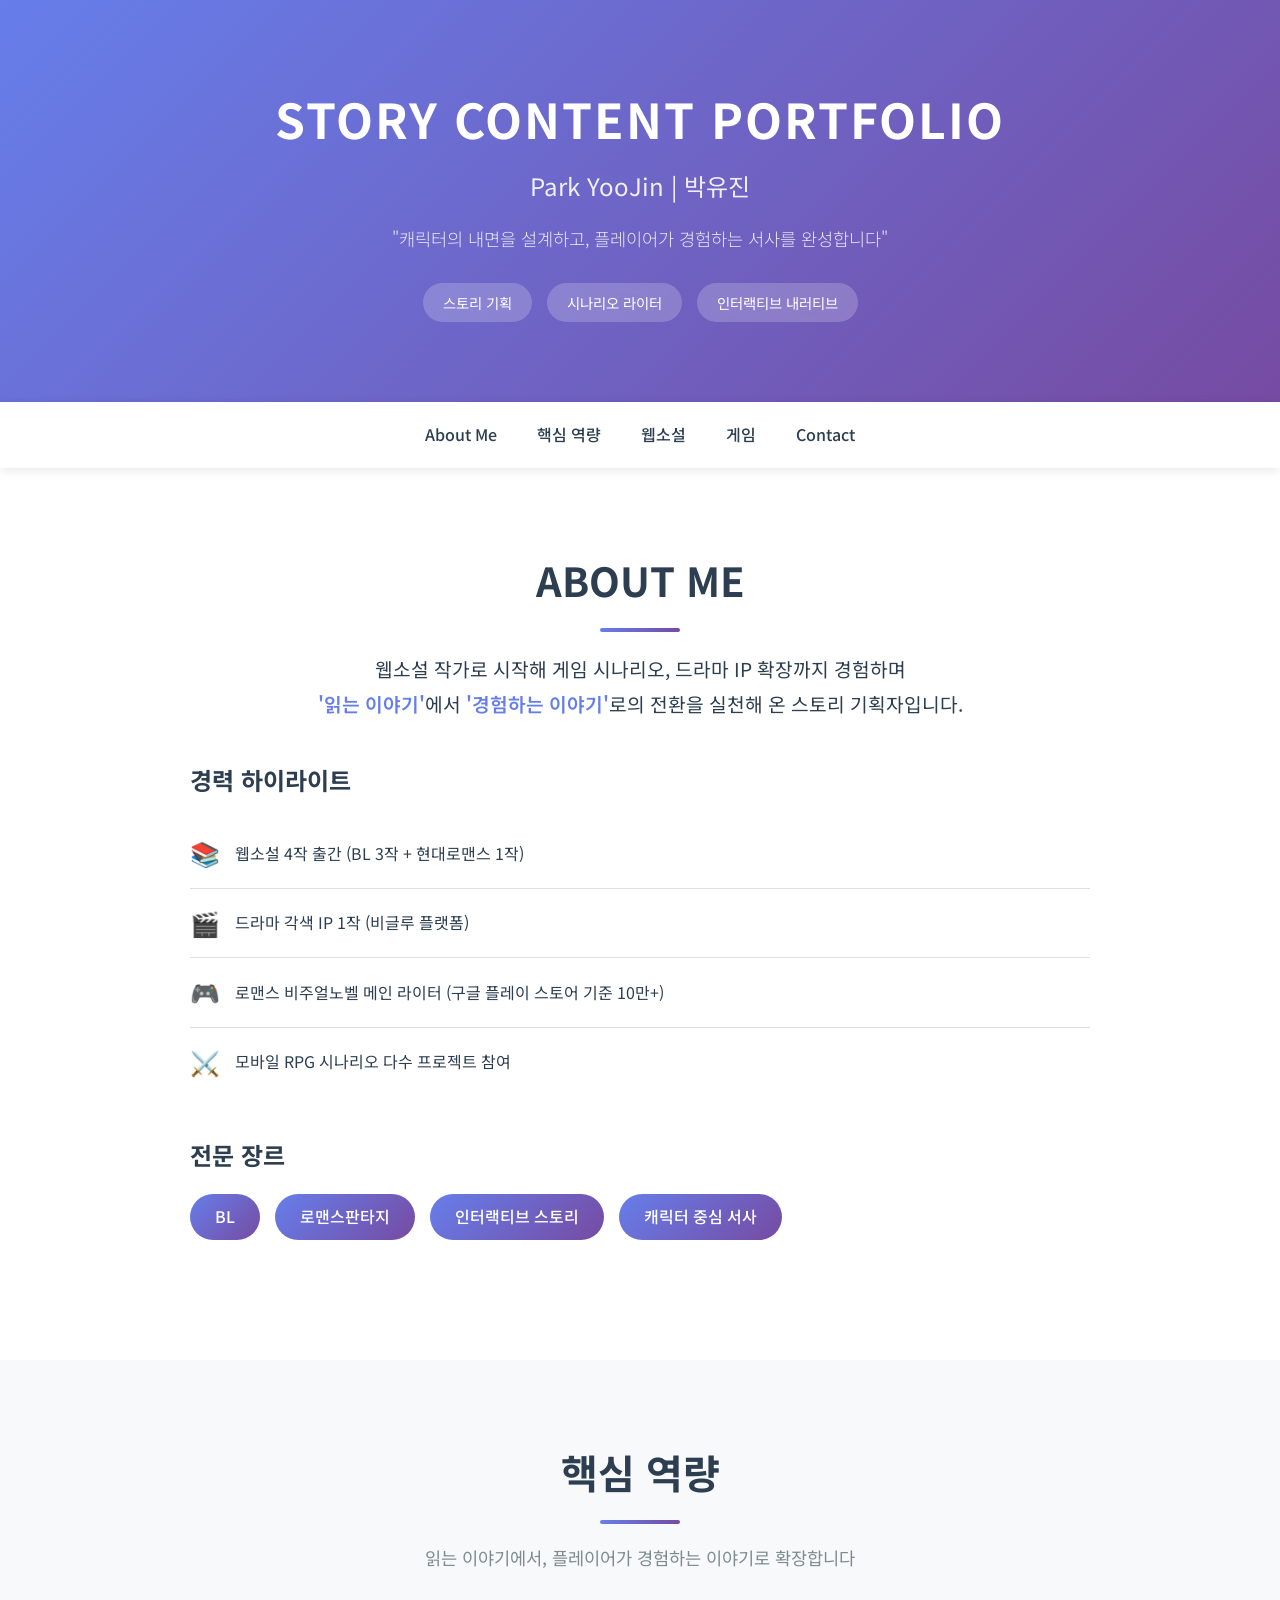
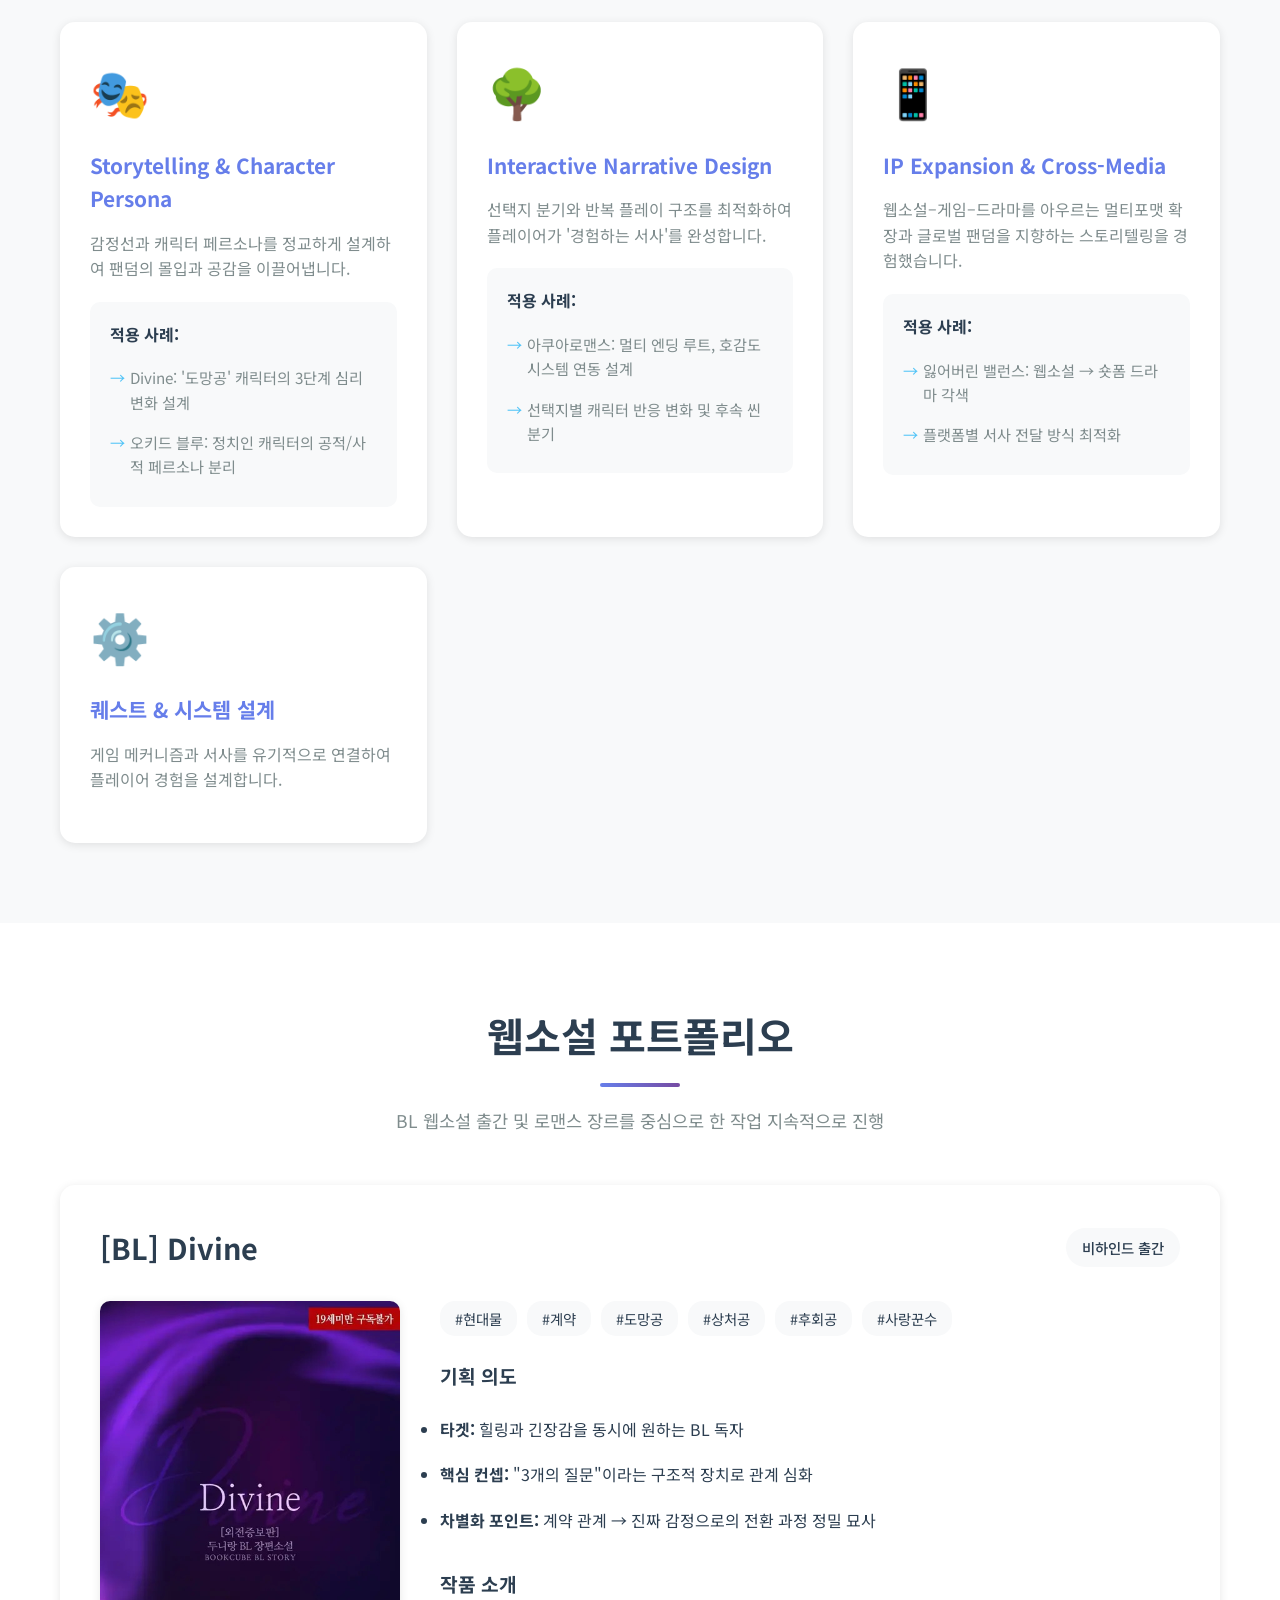
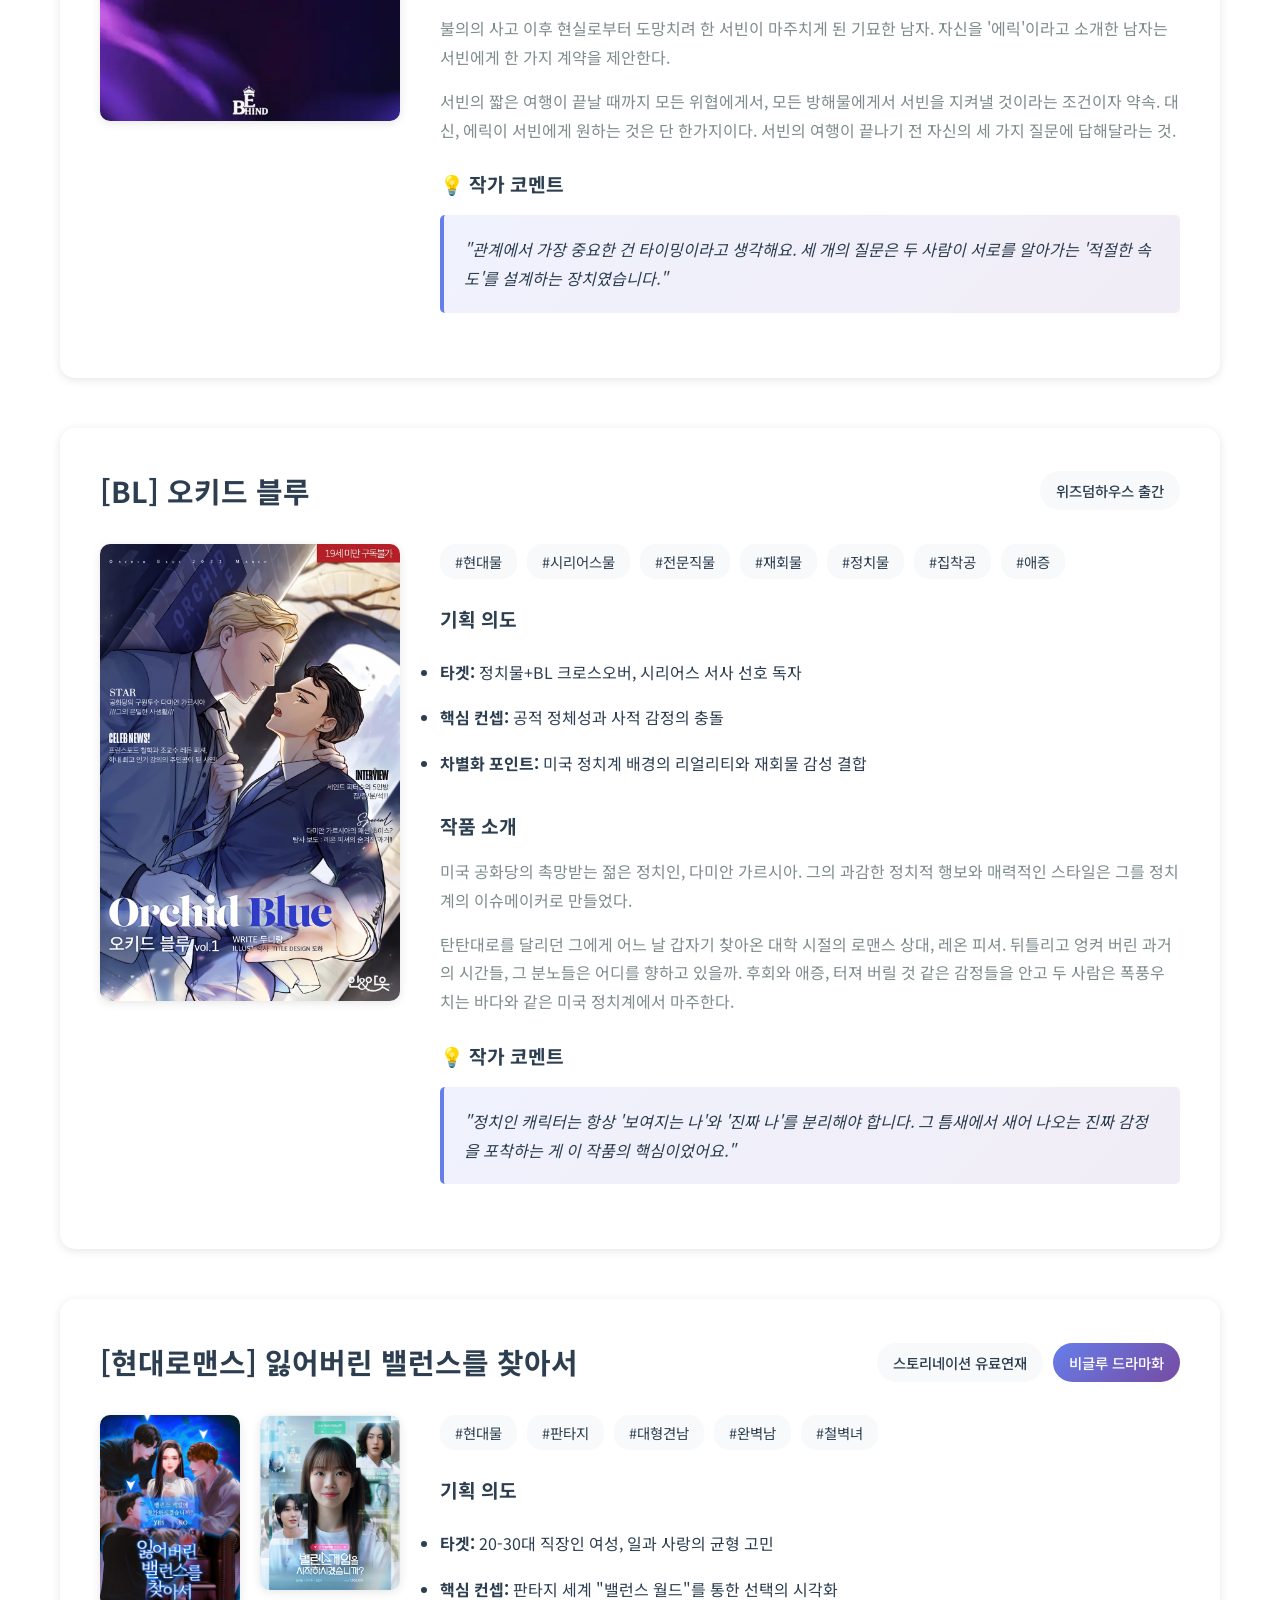
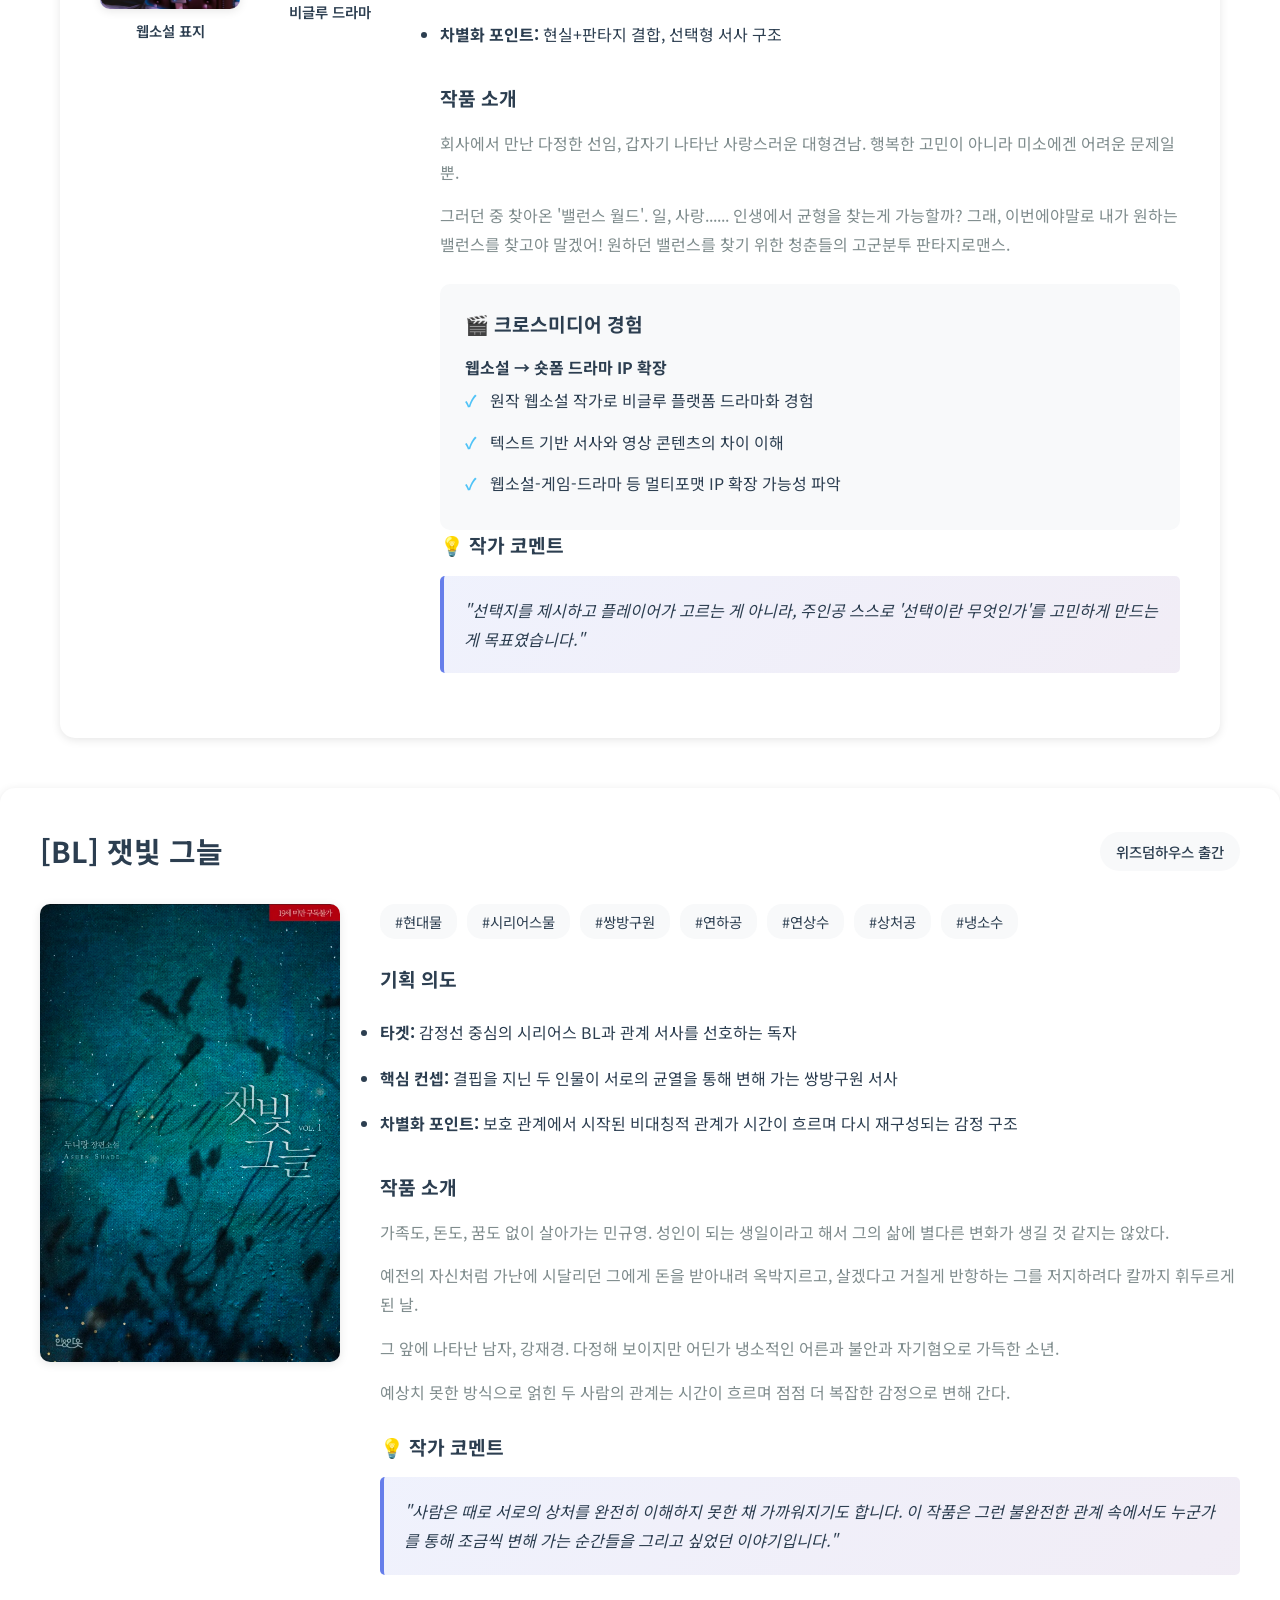
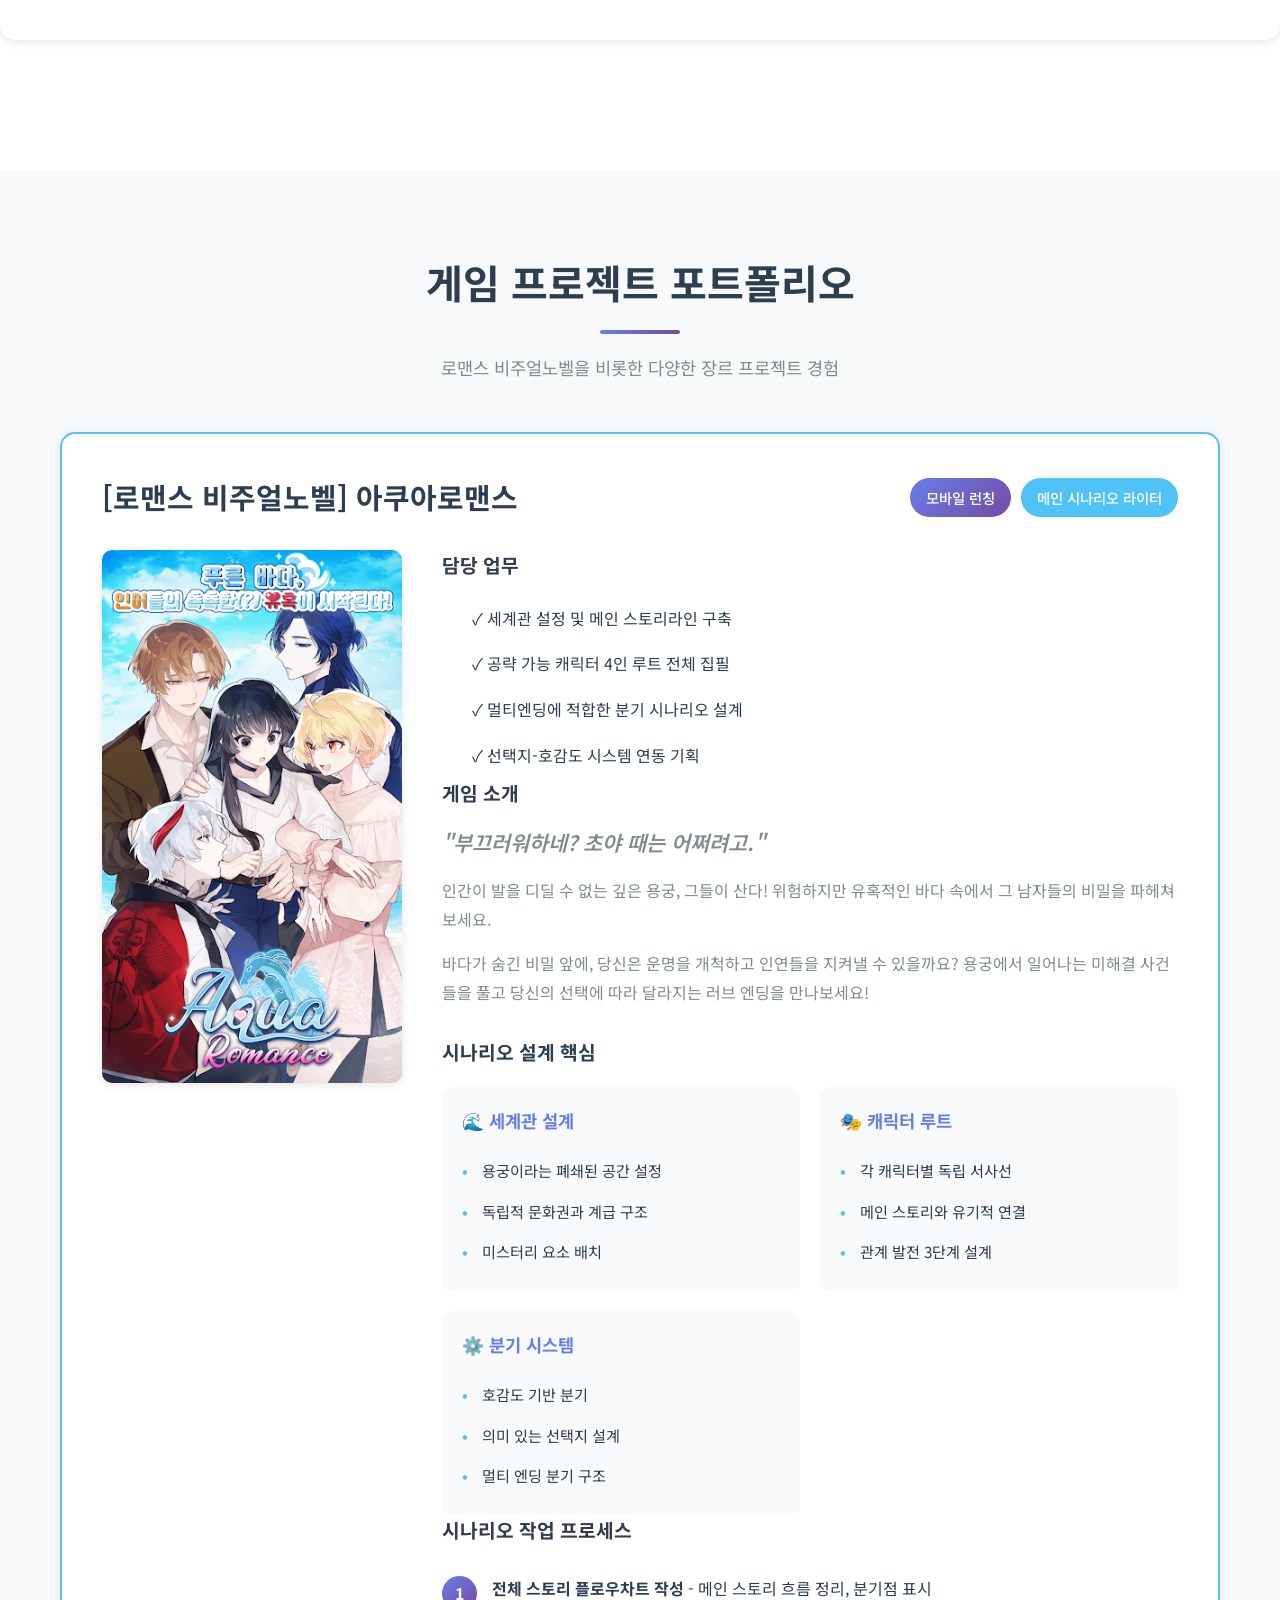
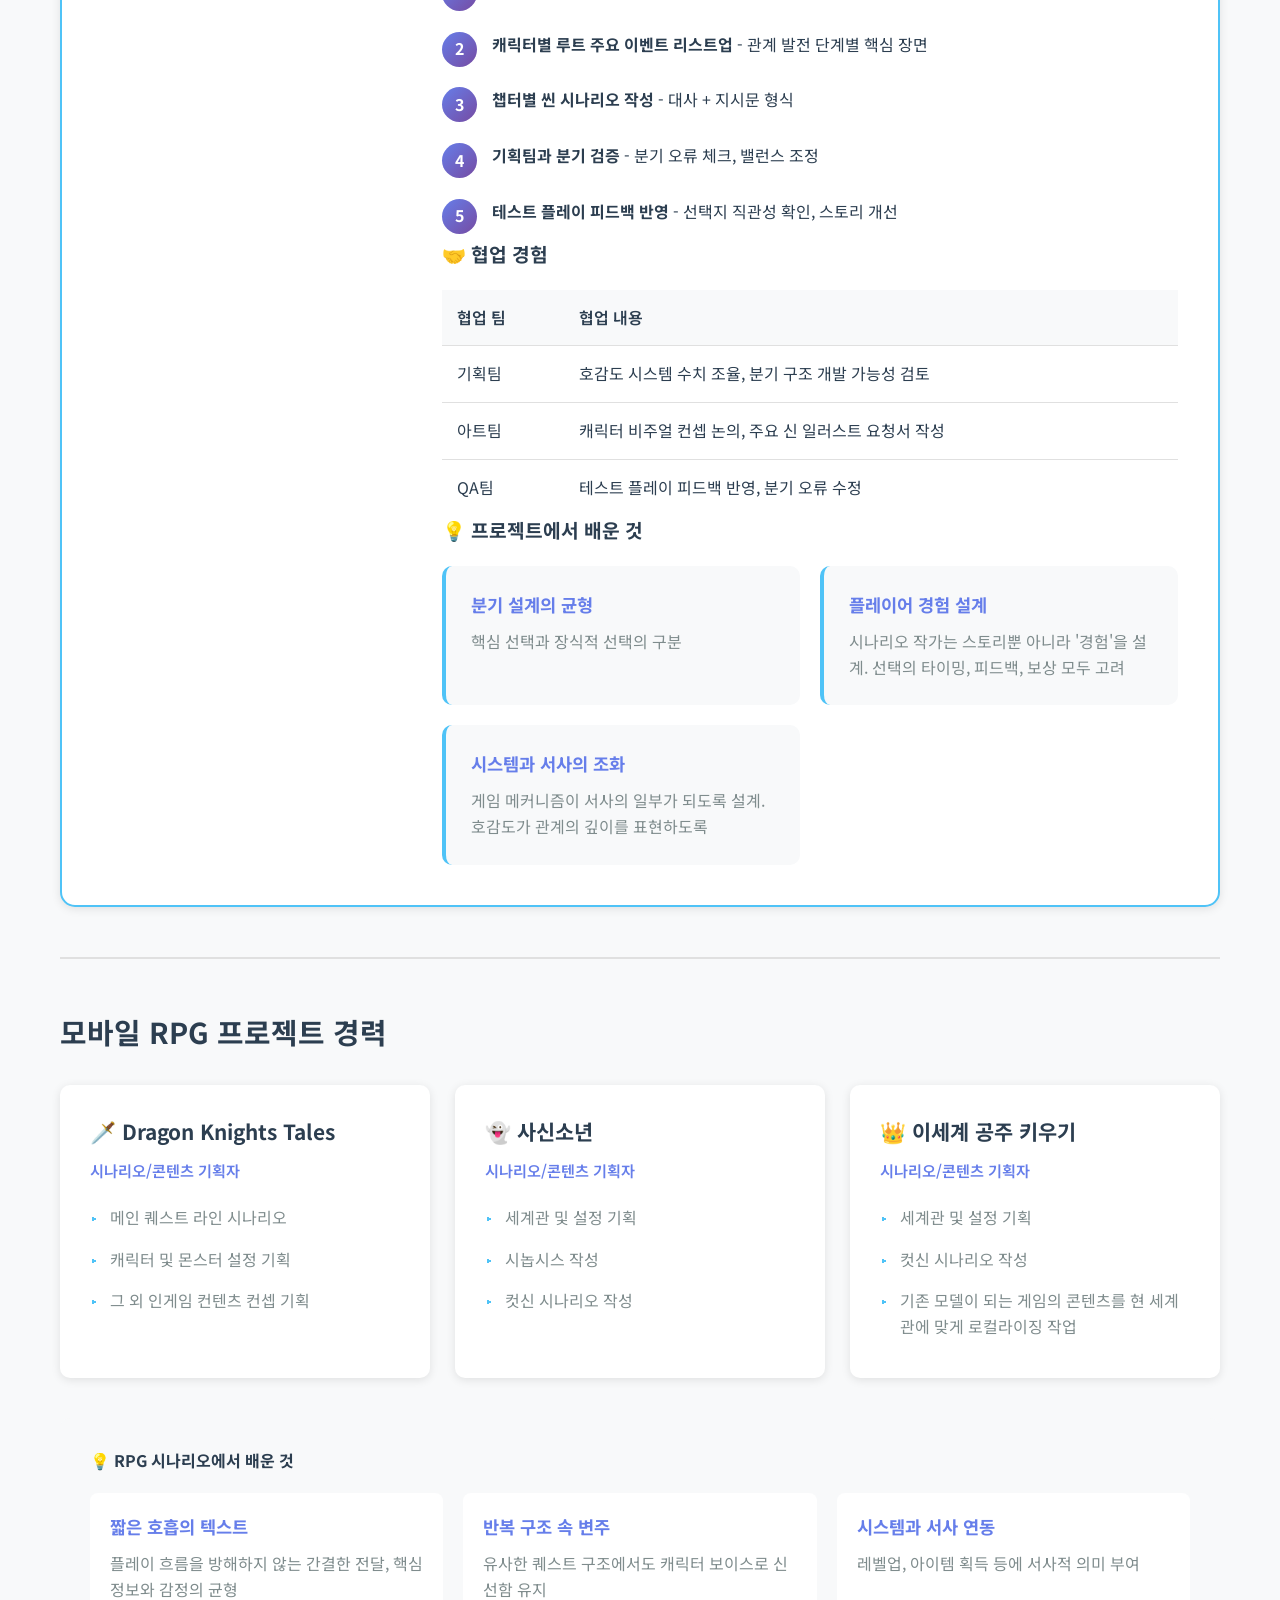
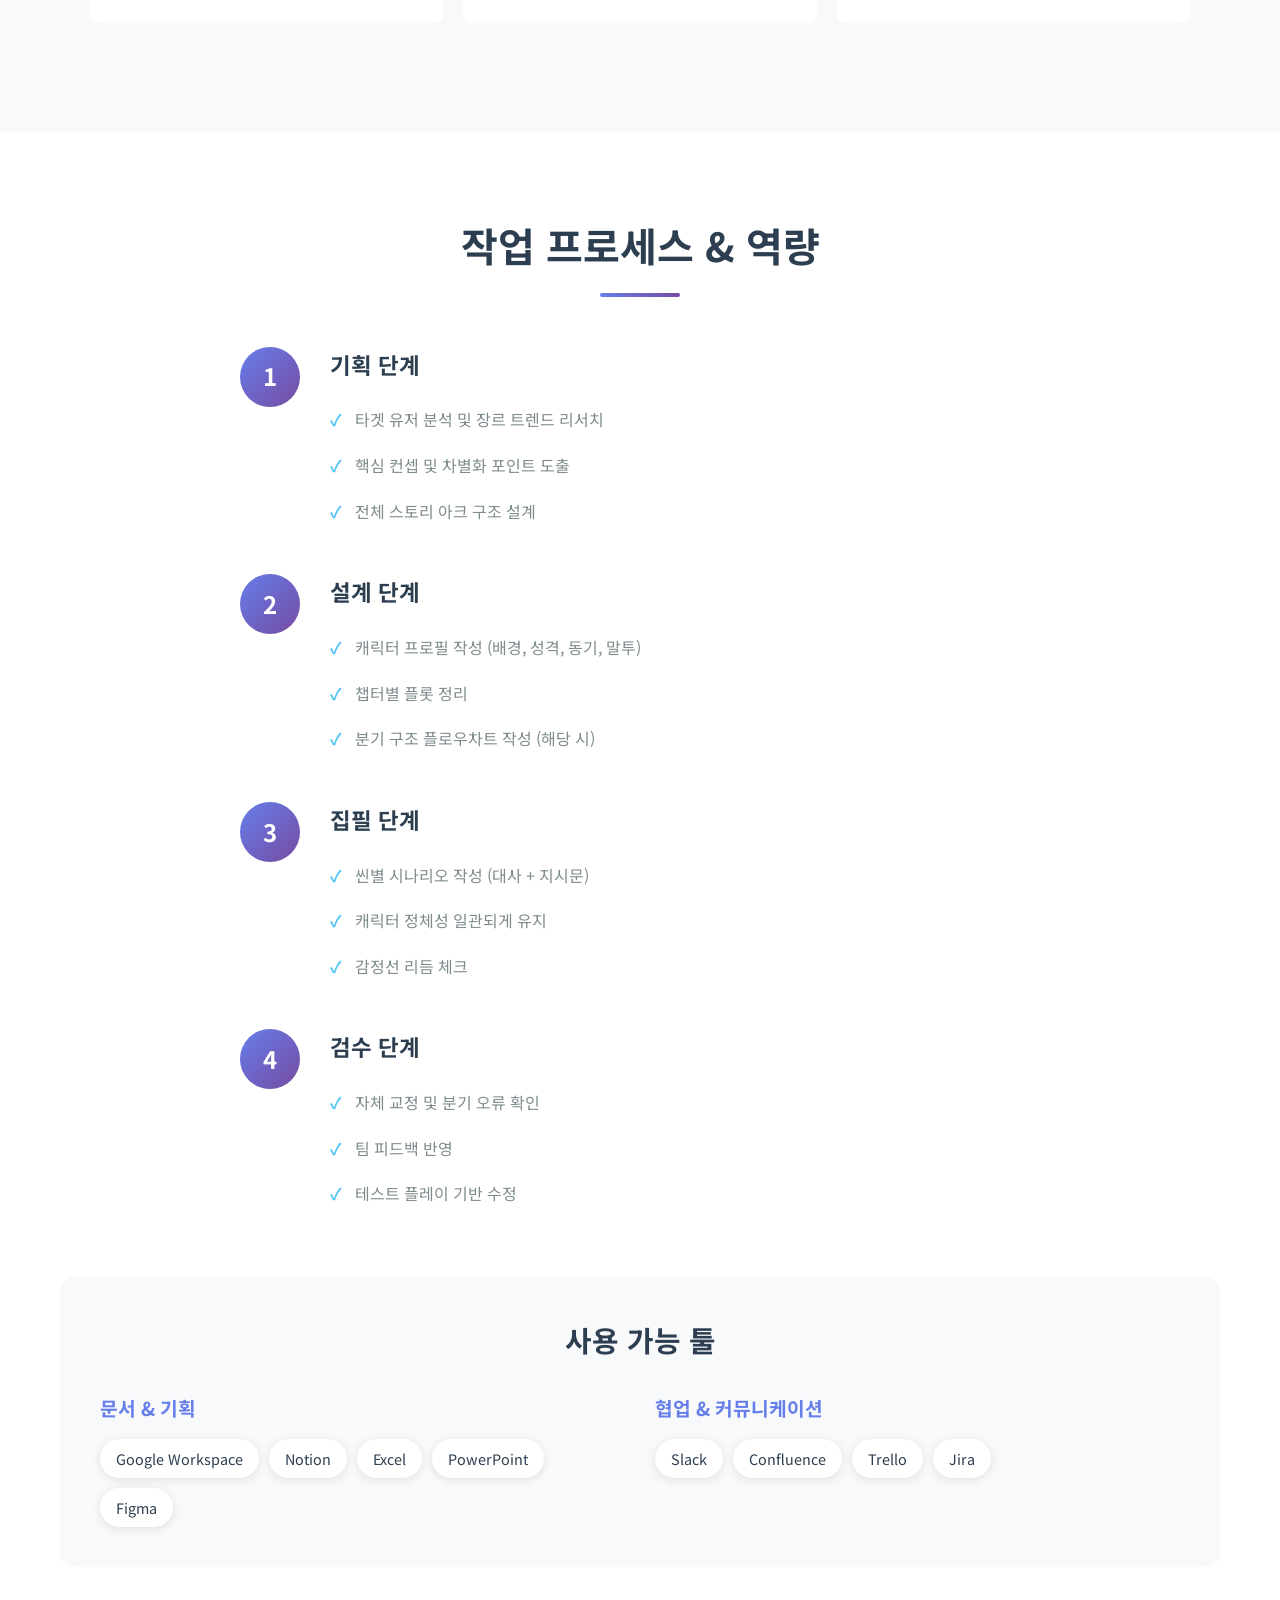
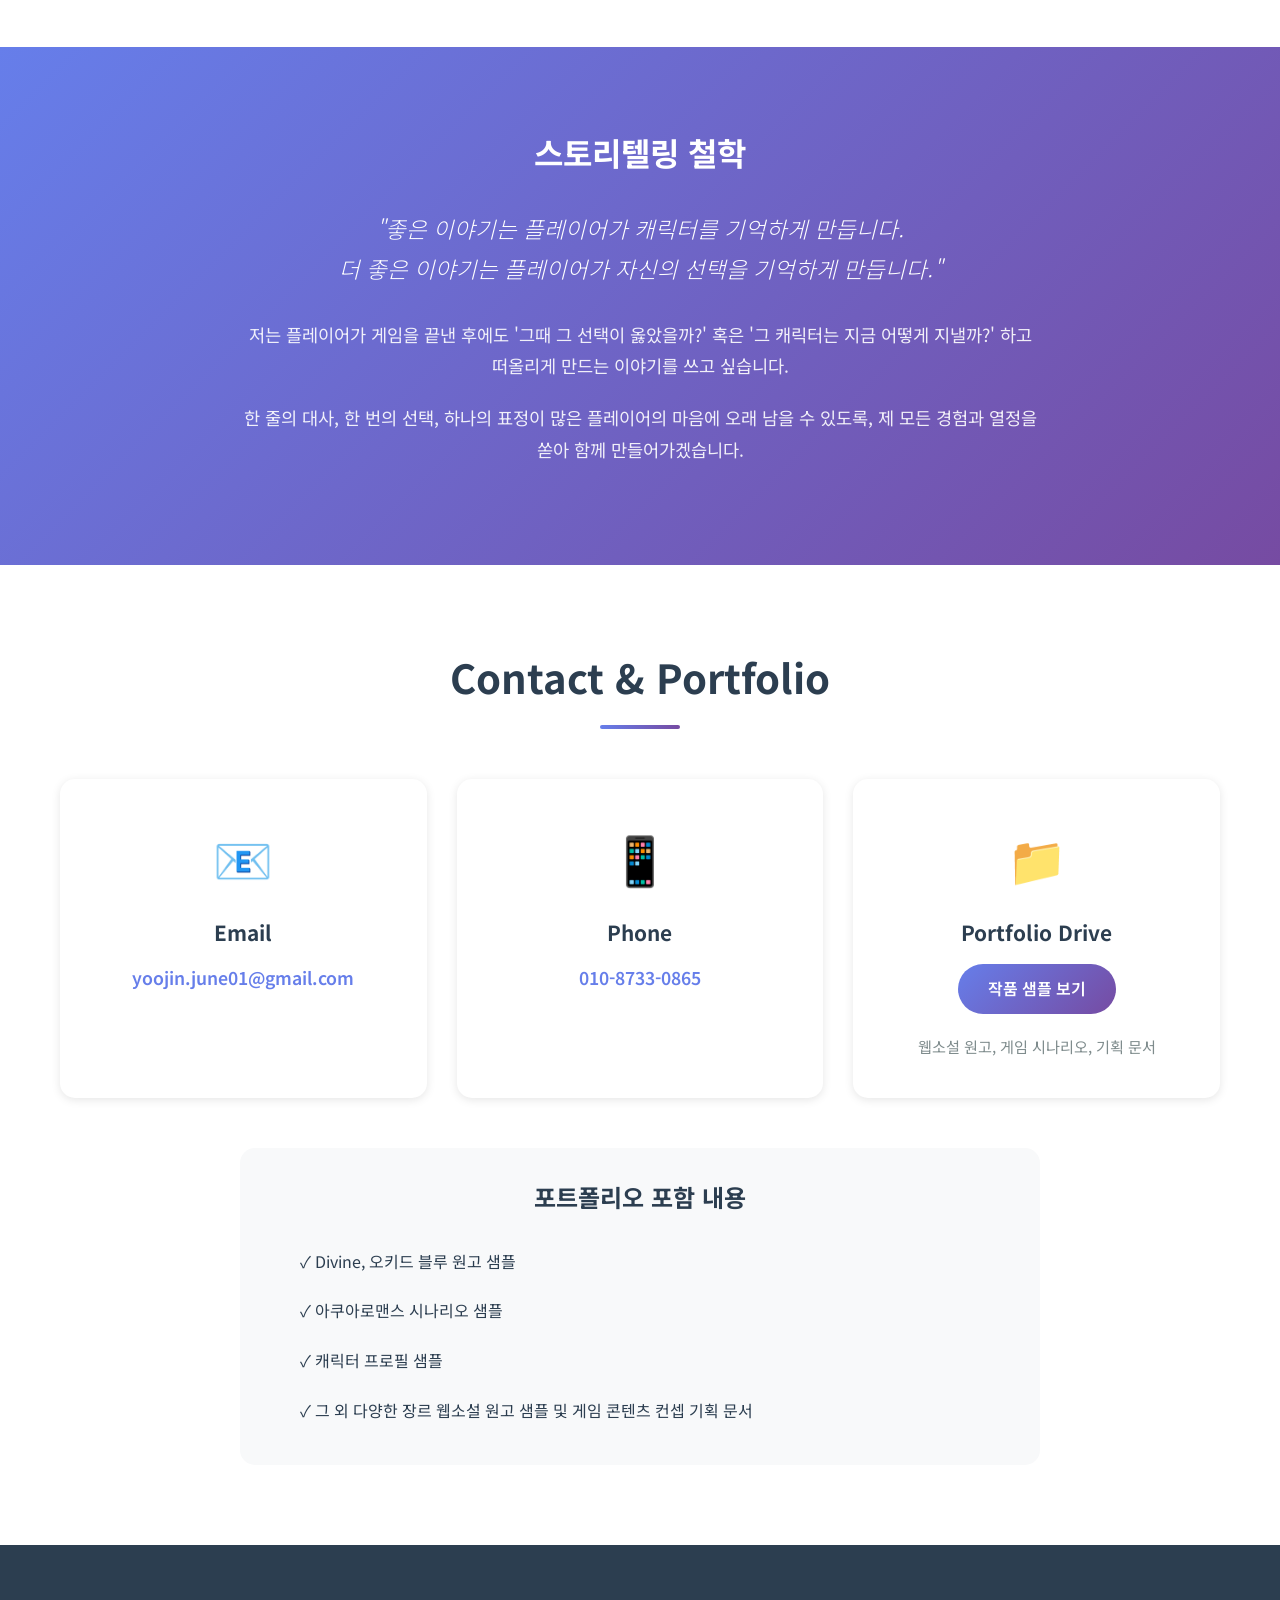
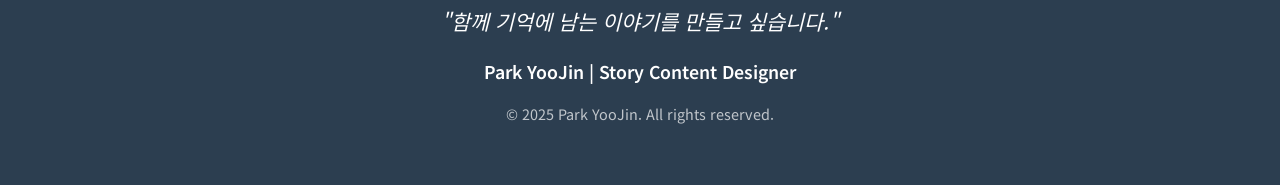
<file: index.html>
<!DOCTYPE html>
<html lang="ko">
  <head>
    <meta charset="UTF-8" />
    <meta name="viewport" content="width=device-width, initial-scale=1.0" />
    <title>박유진 - Story Content Portfolio</title>
     <!-- Google Analytics -->
    <script async src="https://www.googletagmanager.com/gtag/js?id=G-D3WBGYBNWN"></script>
    <script>
      window.dataLayer = window.dataLayer || [];
      function gtag(){dataLayer.push(arguments);}
      gtag('js', new Date());
      gtag('config', 'G-D3WBGYBNWN');
    </script>
    <!-- End Google Analytics -->
    <link rel="stylesheet" href="style.css" />
    <link
      href="https://fonts.googleapis.com/css2?family=Noto+Sans+KR:wght@300;400;500;700&display=swap"
      rel="stylesheet"
    />
  </head>
  <body>
    <!-- 헤더 -->
    <header class="header">
      <div class="container">
        <h1 class="header-title">STORY CONTENT PORTFOLIO</h1>
        <p class="header-subtitle">Park YooJin | 박유진</p>
        <p class="header-tagline">
          "캐릭터의 내면을 설계하고, 플레이어가 경험하는 서사를 완성합니다"
        </p>
        <div class="header-tags">
          <span class="tag">스토리 기획</span>
          <span class="tag">시나리오 라이터</span>
          <span class="tag">인터랙티브 내러티브</span>
        </div>
      </div>
    </header>

    <!-- 네비게이션 -->
    <nav class="nav">
      <div class="container">
        <a href="#about">About Me</a>
        <a href="#skills">핵심 역량</a>
        <a href="#webnovel">웹소설</a>
        <a href="#game">게임</a>
        <a href="#contact">Contact</a>
      </div>
    </nav>

    <!-- About Me 섹션 -->
    <section id="about" class="section about-section">
      <div class="container">
        <h2 class="section-title">ABOUT ME</h2>
        <div class="about-content">
          <div class="about-text">
            <p class="intro-text">
              웹소설 작가로 시작해 게임 시나리오, 드라마 IP 확장까지 경험하며<br />
              <strong>'읽는 이야기'</strong>에서
              <strong>'경험하는 이야기'</strong>로의 전환을 실천해 온 스토리
              기획자입니다.
            </p>

            <div class="career-highlights">
              <h3>경력 하이라이트</h3>
              <ul class="highlight-list">
                <li>
                  <span class="highlight-icon">📚</span> 웹소설 4작 출간 (BL 3작
                  + 현대로맨스 1작)
                </li>
                <li>
                  <span class="highlight-icon">🎬</span> 드라마 각색 IP 1작
                  (비글루 플랫폼)
                </li>
                <li>
                  <span class="highlight-icon">🎮</span> 로맨스 비주얼노벨 메인
                  라이터 (구글 플레이 스토어 기준 10만+)
                </li>
                <li>
                  <span class="highlight-icon">⚔️</span> 모바일 RPG 시나리오
                  다수 프로젝트 참여
                </li>
              </ul>
            </div>

            <div class="expertise">
              <h3>전문 장르</h3>
              <div class="expertise-tags">
                <span class="expertise-tag">BL</span>
                <span class="expertise-tag">로맨스판타지</span>
                <span class="expertise-tag">인터랙티브 스토리</span>
                <span class="expertise-tag">캐릭터 중심 서사</span>
              </div>
            </div>
          </div>
        </div>
      </div>
    </section>

    <!-- 핵심 역량 섹션 -->
    <section id="skills" class="section skills-section">
      <div class="container">
        <h2 class="section-title">핵심 역량</h2>
        <p class="section-subtitle">
          읽는 이야기에서, 플레이어가 경험하는 이야기로 확장합니다
        </p>

        <div class="skills-grid">
          <div class="skill-card">
            <div class="skill-icon">🎭</div>
            <h3>Storytelling & Character Persona</h3>
            <p>
              감정선과 캐릭터 페르소나를 정교하게 설계하여 팬덤의 몰입과 공감을
              이끌어냅니다.
            </p>
            <div class="skill-examples">
              <p><strong>적용 사례:</strong></p>
              <ul>
                <li>Divine: '도망공' 캐릭터의 3단계 심리 변화 설계</li>
                <li>오키드 블루: 정치인 캐릭터의 공적/사적 페르소나 분리</li>
              </ul>
            </div>
          </div>

          <div class="skill-card">
            <div class="skill-icon">🌳</div>
            <h3>Interactive Narrative Design</h3>
            <p>
              선택지 분기와 반복 플레이 구조를 최적화하여 플레이어가 '경험하는
              서사'를 완성합니다.
            </p>
            <div class="skill-examples">
              <p><strong>적용 사례:</strong></p>
              <ul>
                <li>아쿠아로맨스: 멀티 엔딩 루트, 호감도 시스템 연동 설계</li>
                <li>선택지별 캐릭터 반응 변화 및 후속 씬 분기</li>
              </ul>
            </div>
          </div>

          <div class="skill-card">
            <div class="skill-icon">📱</div>
            <h3>IP Expansion & Cross-Media</h3>
            <p>
              웹소설–게임–드라마를 아우르는 멀티포맷 확장과 글로벌 팬덤을
              지향하는 스토리텔링을 경험했습니다.
            </p>
            <div class="skill-examples">
              <p><strong>적용 사례:</strong></p>
              <ul>
                <li>잃어버린 밸런스: 웹소설 → 숏폼 드라마 각색</li>
                <li>플랫폼별 서사 전달 방식 최적화</li>
              </ul>
            </div>
          </div>
          <div class="skill-card">
            <div class="skill-icon">⚙️</div>
            <h3>퀘스트 & 시스템 설계</h3>
            <p>
              게임 메커니즘과 서사를 유기적으로 연결하여 플레이어 경험을
              설계합니다.
            </p>
          </div>
        </div>
      </div>
    </section>

    <!-- 웹소설 포트폴리오 -->
    <section id="webnovel" class="section webnovel-section">
      <div class="container">
        <h2 class="section-title">웹소설 포트폴리오</h2>
        <p class="section-subtitle">
          BL 웹소설 출간 및 로맨스 장르를 중심으로 한 작업 지속적으로 진행
        </p>

        <!-- Divine -->
        <div class="work-item">
          <div class="work-header">
            <h3 class="work-title">[BL] Divine</h3>
            <div class="work-meta">
              <span class="platform-badge">비하인드 출간</span>
            </div>
          </div>

          <div class="work-content">
            <div class="work-image">
              <!-- 이미지 추가 위치 -->
              <img
                src="images/divine-cover.jpg"
                alt="Divine 표지"
                class="cover-image"
              />
              <p class="image-note">
              
              </p>
            </div>

            <div class="work-details">
              <div class="work-keywords">
                <span class="keyword">#현대물</span>
                <span class="keyword">#계약</span>
                <span class="keyword">#도망공</span>
                <span class="keyword">#상처공</span>
                <span class="keyword">#후회공</span>
                <span class="keyword">#사랑꾼수</span>
              </div>

              <div class="work-planning">
                <h4>기획 의도</h4>
                <ul>
                  <li>
                    <strong>타겟:</strong> 힐링과 긴장감을 동시에 원하는 BL 독자
                  </li>
                  <li>
                    <strong>핵심 컨셉:</strong> "3개의 질문"이라는 구조적 장치로
                    관계 심화
                  </li>
                  <li>
                    <strong>차별화 포인트:</strong> 계약 관계 → 진짜 감정으로의
                    전환 과정 정밀 묘사
                  </li>
                </ul>
              </div>

              <div class="work-story">
                <h4>작품 소개</h4>
                <p>
                  불의의 사고 이후 현실로부터 도망치려 한 서빈이 마주치게 된
                  기묘한 남자. 자신을 '에릭'이라고 소개한 남자는 서빈에게 한
                  가지 계약을 제안한다.
                </p>
                <p>
                  서빈의 짧은 여행이 끝날 때까지 모든 위협에게서, 모든
                  방해물에게서 서빈을 지켜낼 것이라는 조건이자 약속. 대신,
                  에릭이 서빈에게 원하는 것은 단 한가지이다. 서빈의 여행이
                  끝나기 전 자신의 세 가지 질문에 답해달라는 것.
                </p>
              </div>

              <div class="work-comment">
                <h4>💡 작가 코멘트</h4>
                <blockquote>
                  "관계에서 가장 중요한 건 타이밍이라고 생각해요. 세 개의 질문은
                  두 사람이 서로를 알아가는 '적절한 속도'를 설계하는
                  장치였습니다."
                </blockquote>
              </div>
            </div>
          </div>
        </div>

        <!-- 오키드 블루 -->
        <div class="work-item">
          <div class="work-header">
            <h3 class="work-title">[BL] 오키드 블루</h3>
            <div class="work-meta">
              <span class="platform-badge">위즈덤하우스 출간</span>
            </div>
          </div>

          <div class="work-content">
            <div class="work-image">
              <!-- 이미지 추가 위치 -->
              <img
                src="images/orchid-blue-cover.jpg"
                alt="오키드 블루 표지"
                class="cover-image"
              />
              <p class="image-note">
           
              </p>
            </div>

            <div class="work-details">
              <div class="work-keywords">
                <span class="keyword">#현대물</span>
                <span class="keyword">#시리어스물</span>
                <span class="keyword">#전문직물</span>
                <span class="keyword">#재회물</span>
                <span class="keyword">#정치물</span>
                <span class="keyword">#집착공</span>
                <span class="keyword">#애증</span>
              </div>

              <div class="work-planning">
                <h4>기획 의도</h4>
                <ul>
                  <li>
                    <strong>타겟:</strong> 정치물+BL 크로스오버, 시리어스 서사
                    선호 독자
                  </li>
                  <li>
                    <strong>핵심 컨셉:</strong> 공적 정체성과 사적 감정의 충돌
                  </li>
                  <li>
                    <strong>차별화 포인트:</strong> 미국 정치계 배경의
                    리얼리티와 재회물 감성 결합
                  </li>
                </ul>
              </div>

              <div class="work-story">
                <h4>작품 소개</h4>
                <p>
                  미국 공화당의 촉망받는 젊은 정치인, 다미안 가르시아. 그의
                  과감한 정치적 행보와 매력적인 스타일은 그를 정치계의
                  이슈메이커로 만들었다.
                </p>
                <p>
                  탄탄대로를 달리던 그에게 어느 날 갑자기 찾아온 대학 시절의
                  로맨스 상대, 레온 피셔. 뒤틀리고 엉켜 버린 과거의 시간들, 그
                  분노들은 어디를 향하고 있을까. 후회와 애증, 터져 버릴 것 같은
                  감정들을 안고 두 사람은 폭풍우 치는 바다와 같은 미국
                  정치계에서 마주한다.
                </p>
              </div>

              <div class="work-comment">
                <h4>💡 작가 코멘트</h4>
                <blockquote>
                  "정치인 캐릭터는 항상 '보여지는 나'와 '진짜 나'를 분리해야
                  합니다. 그 틈새에서 새어 나오는 진짜 감정을 포착하는 게 이
                  작품의 핵심이었어요."
                </blockquote>
              </div>
            </div>
          </div>
        </div>

        <!-- 잃어버린 밸런스를 찾아서 -->
        <div class="work-item">
          <div class="work-header">
            <h3 class="work-title">[현대로맨스] 잃어버린 밸런스를 찾아서</h3>
            <div class="work-meta">
              <span class="platform-badge">스토리네이션 유료연재</span>
              <span class="platform-badge highlight">비글루 드라마화</span>
            </div>
          </div>

          <div class="work-content">
            <div class="work-images-dual">
              <!-- 웹소설 표지 -->
              <div class="work-image-item">
                <img
                  src="images/balance-webnovel.jpg"
                  alt="잃어버린 밸런스를 찾아서 웹소설 표지"
                  class="cover-image"
                />
                <p class="image-caption">웹소설 표지</p>
              
              </div>

              <!-- 드라마 포스터 -->
              <div class="work-image-item">
                <img
                  src="images/balance-drama.jpg"
                  alt="잃어버린 밸런스를 찾아서 드라마 포스터"
                  class="cover-image"
                />
                <p class="image-caption">비글루 드라마</p>
                
              </div>
            </div>

            <div class="work-details">
              <div class="work-keywords">
                <span class="keyword">#현대물</span>
                <span class="keyword">#판타지</span>
                <span class="keyword">#대형견남</span>
                <span class="keyword">#완벽남</span>
                <span class="keyword">#철벽녀</span>
              </div>

              <div class="work-planning">
                <h4>기획 의도</h4>
                <ul>
                  <li>
                    <strong>타겟:</strong> 20-30대 직장인 여성, 일과 사랑의 균형
                    고민
                  </li>
                  <li>
                    <strong>핵심 컨셉:</strong> 판타지 세계 "밸런스 월드"를 통한
                    선택의 시각화
                  </li>
                  <li>
                    <strong>차별화 포인트:</strong> 현실+판타지 결합, 선택형
                    서사 구조
                  </li>
                </ul>
              </div>

              <div class="work-story">
                <h4>작품 소개</h4>
                <p>
                  회사에서 만난 다정한 선임, 갑자기 나타난 사랑스러운 대형견남.
                  행복한 고민이 아니라 미소에겐 어려운 문제일 뿐.
                </p>
                <p>
                  그러던 중 찾아온 '밸런스 월드'. 일, 사랑...... 인생에서 균형을
                  찾는게 가능할까? 그래, 이번에야말로 내가 원하는 밸런스를
                  찾고야 말겠어! 원하던 밸런스를 찾기 위한 청춘들의 고군분투
                  판타지로맨스.
                </p>
              </div>

              <div class="ip-expansion">
                <h4>🎬 크로스미디어 경험</h4>
                <p><strong>웹소설 → 숏폼 드라마 IP 확장</strong></p>
                <ul>
                  <li>원작 웹소설 작가로 비글루 플랫폼 드라마화 경험</li>
                  <li>텍스트 기반 서사와 영상 콘텐츠의 차이 이해</li>
                  <li>웹소설-게임-드라마 등 멀티포맷 IP 확장 가능성 파악</li>
                </ul>
              </div>

              <div class="work-comment">
                <h4>💡 작가 코멘트</h4>
                <blockquote>
                  "선택지를 제시하고 플레이어가 고르는 게 아니라, 주인공 스스로
                  '선택이란 무엇인가'를 고민하게 만드는 게 목표였습니다."
                </blockquote>
              </div>
            </div>
          </div>
        </div>
      </div>
<!-- 잿빛 그늘 -->
<div class="work-item">
  <div class="work-header">
    <h3 class="work-title">[BL] 잿빛 그늘</h3>
    <div class="work-meta">
      <span class="platform-badge">위즈덤하우스 출간</span>
    </div>
  </div>

  <div class="work-content">
    <div class="work-image">
      <img
        src="images/ash-shadow-cover.jpg"
        alt="잿빛 그늘 표지"
        class="cover-image"
      />
      <p class="image-note"></p>
    </div>

    <div class="work-details">
      <div class="work-keywords">
        <span class="keyword">#현대물</span>
        <span class="keyword">#시리어스물</span>
        <span class="keyword">#쌍방구원</span>
        <span class="keyword">#연하공</span>
        <span class="keyword">#연상수</span>
        <span class="keyword">#상처공</span>
        <span class="keyword">#냉소수</span>
      </div>

      <div class="work-planning">
        <h4>기획 의도</h4>
        <ul>
          <li>
            <strong>타겟:</strong> 감정선 중심의 시리어스 BL과 관계 서사를 선호하는 독자
          </li>
          <li>
            <strong>핵심 컨셉:</strong> 결핍을 지닌 두 인물이 서로의 균열을 통해 변해 가는 쌍방구원 서사
          </li>
          <li>
            <strong>차별화 포인트:</strong> 보호 관계에서 시작된 비대칭적 관계가 시간이 흐르며 다시 재구성되는 감정 구조
          </li>
        </ul>
      </div>

      <div class="work-story">
        <h4>작품 소개</h4>
        <p>
          가족도, 돈도, 꿈도 없이 살아가는 민규영.  
          성인이 되는 생일이라고 해서 그의 삶에 별다른 변화가 생길 것 같지는 않았다.
        </p>

        <p>
          예전의 자신처럼 가난에 시달리던 그에게 돈을 받아내려 옥박지르고,  
          살겠다고 거칠게 반항하는 그를 저지하려다 칼까지 휘두르게 된 날.
        </p>

        <p>
          그 앞에 나타난 남자, 강재경.  
          다정해 보이지만 어딘가 냉소적인 어른과  
          불안과 자기혐오로 가득한 소년.
        </p>

        <p>
          예상치 못한 방식으로 얽힌 두 사람의 관계는  
          시간이 흐르며 점점 더 복잡한 감정으로 변해 간다.
        </p>
      </div>

      <div class="work-comment">
        <h4>💡 작가 코멘트</h4>
        <blockquote>
          "사람은 때로 서로의 상처를 완전히 이해하지 못한 채 가까워지기도 합니다.
          이 작품은 그런 불완전한 관계 속에서도 누군가를 통해 조금씩 변해 가는 순간들을 그리고 싶었던 이야기입니다."
        </blockquote>
      </div>
    </div>
  </div>
</div>
    </section>

    <!-- 게임 프로젝트 -->
    <section id="game" class="section game-section">
      <div class="container">
        <h2 class="section-title">게임 프로젝트 포트폴리오</h2>
        <p class="section-subtitle">
          로맨스 비주얼노벨을 비롯한 다양한 장르 프로젝트 경험
        </p>

        <!-- 아쿠아로맨스 -->
        <div class="work-item featured">
          <div class="work-header">
            <h3 class="work-title">[로맨스 비주얼노벨] 아쿠아로맨스</h3>
            <div class="work-meta">
              <span class="platform-badge highlight">모바일 런칭</span>
              <span class="role-badge">메인 시나리오 라이터</span>
            </div>
          </div>

          <div class="work-content">
            <div class="work-image">
              <!-- 이미지 추가 위치 -->
              <img
                src="images/aqua-romance-cover.jpg"
                alt="아쿠아로맨스 커버"
                class="cover-image"
              />
              <p class="image-note"></p>
            </div>

            <div class="work-details">
              <div class="responsibilities">
                <h4>담당 업무</h4>
                <ul class="responsibility-list">
                  <li>✓ 세계관 설정 및 메인 스토리라인 구축</li>
                  <li>✓ 공략 가능 캐릭터 4인 루트 전체 집필</li>
                  <li>✓ 멀티엔딩에 적합한 분기 시나리오 설계</li>
                  <li>✓ 선택지-호감도 시스템 연동 기획</li>
                </ul>
              </div>

              <div class="work-story">
                <h4>게임 소개</h4>
                <p class="game-tagline">"부끄러워하네? 초야 때는 어쩌려고."</p>
                <p>
                  인간이 발을 디딜 수 없는 깊은 용궁, 그들이 산다! 위험하지만
                  유혹적인 바다 속에서 그 남자들의 비밀을 파헤쳐 보세요.
                </p>
                <p>
                  바다가 숨긴 비밀 앞에, 당신은 운명을 개척하고 인연들을 지켜낼
                  수 있을까요? 용궁에서 일어나는 미해결 사건들을 풀고 당신의
                  선택에 따라 달라지는 러브 엔딩을 만나보세요!
                </p>
              </div>

              <div class="game-features">
                <h4>시나리오 설계 핵심</h4>
                <div class="feature-grid">
                  <div class="feature-card">
                    <h5>🌊 세계관 설계</h5>
                    <ul>
                      <li>용궁이라는 폐쇄된 공간 설정</li>
                      <li>독립적 문화권과 계급 구조</li>
                      <li>미스터리 요소 배치</li>
                    </ul>
                  </div>
                  <div class="feature-card">
                    <h5>🎭 캐릭터 루트</h5>
                    <ul>
                      <li>각 캐릭터별 독립 서사선</li>
                      <li>메인 스토리와 유기적 연결</li>
                      <li>관계 발전 3단계 설계</li>
                    </ul>
                  </div>
                  <div class="feature-card">
                    <h5>⚙️ 분기 시스템</h5>
                    <ul>
                      <li>호감도 기반 분기</li>
                      <li>의미 있는 선택지 설계</li>
                      <li>멀티 엔딩 분기 구조</li>
                    </ul>
                  </div>
                </div>
              </div>

              <div class="work-process">
                <h4>시나리오 작업 프로세스</h4>
                <ol class="process-list">
                  <li>
                    <strong>전체 스토리 플로우차트 작성</strong> - 메인 스토리
                    흐름 정리, 분기점 표시
                  </li>
                  <li>
                    <strong>캐릭터별 루트 주요 이벤트 리스트업</strong> - 관계
                    발전 단계별 핵심 장면
                  </li>
                  <li>
                    <strong>챕터별 씬 시나리오 작성</strong> - 대사 + 지시문
                    형식
                  </li>
                  <li>
                    <strong>기획팀과 분기 검증</strong> - 분기 오류 체크, 밸런스
                    조정
                  </li>
                  <li>
                    <strong>테스트 플레이 피드백 반영</strong> - 선택지 직관성
                    확인, 스토리 개선
                  </li>
                </ol>
              </div>

              <div class="collaboration">
                <h4>🤝 협업 경험</h4>
                <table class="collab-table">
                  <tr>
                    <th>협업 팀</th>
                    <th>협업 내용</th>
                  </tr>
                  <tr>
                    <td>기획팀</td>
                    <td>호감도 시스템 수치 조율, 분기 구조 개발 가능성 검토</td>
                  </tr>
                  <tr>
                    <td>아트팀</td>
                    <td>
                      캐릭터 비주얼 컨셉 논의, 주요 신 일러스트 요청서 작성
                    </td>
                  </tr>
                  <tr>
                    <td>QA팀</td>
                    <td>테스트 플레이 피드백 반영, 분기 오류 수정</td>
                  </tr>
                </table>
              </div>

              <div class="learnings">
                <h4>💡 프로젝트에서 배운 것</h4>
                <div class="learning-cards">
                  <div class="learning-card">
                    <h5>분기 설계의 균형</h5>
                    <p>
                      핵심 선택과 장식적 선택의 구분
                    </p>
                  </div>
                  <div class="learning-card">
                    <h5>플레이어 경험 설계</h5>
                    <p>
                      시나리오 작가는 스토리뿐 아니라 '경험'을 설계. 선택의
                      타이밍, 피드백, 보상 모두 고려
                    </p>
                  </div>
                  <div class="learning-card">
                    <h5>시스템과 서사의 조화</h5>
                    <p>
                      게임 메커니즘이 서사의 일부가 되도록 설계. 호감도가 관계의
                      깊이를 표현하도록
                    </p>
                  </div>
                </div>
              </div>
            </div>
          </div>
        </div>

        <!-- RPG 프로젝트 -->
        <div class="rpg-projects">
          <h3 class="subsection-title">모바일 RPG 프로젝트 경력</h3>

          <div class="rpg-grid">
            <div class="rpg-card">
              <h4>🗡️ Dragon Knights Tales</h4>
              <p class="rpg-role">시나리오/콘텐츠 기획자</p>
              <ul>
                <li>메인 퀘스트 라인 시나리오</li>
                <li>캐릭터 및 몬스터 설정 기획</li>
                <li>그 외 인게임 컨텐츠 컨셉 기획</li>
              </ul>
            </div>

            <div class="rpg-card">
              <h4>👻 사신소년</h4>
              <p class="rpg-role">시나리오/콘텐츠 기획자</p>
              <ul>
                <li>세계관 및 설정 기획</li>
                <li>시놉시스 작성</li>
                <li>컷신 시나리오 작성</li>
              </ul>
            </div>

            <div class="rpg-card">
              <h4>👑 이세계 공주 키우기</h4>
              <p class="rpg-role">시나리오/콘텐츠 기획자</p>
              <ul>
                <li>세계관 및 설정 기획</li>
                <li>컷신 시나리오 작성</li>
                <li>
                  기존 모델이 되는 게임의 콘텐츠를 현 세계관에 맞게 로컬라이징
                  작업
                </li>
              </ul>
            </div>
          </div>

          <div class="rpg-learnings">
            <h4>💡 RPG 시나리오에서 배운 것</h4>
            <div class="rpg-learning-grid">
              <div class="rpg-learning-item">
                <h5>짧은 호흡의 텍스트</h5>
                <p>
                  플레이 흐름을 방해하지 않는 간결한 전달, 핵심 정보와 감정의
                  균형
                </p>
              </div>
              <div class="rpg-learning-item">
                <h5>반복 구조 속 변주</h5>
                <p>유사한 퀘스트 구조에서도 캐릭터 보이스로 신선함 유지</p>
              </div>
              <div class="rpg-learning-item">
                <h5>시스템과 서사 연동</h5>
                <p>레벨업, 아이템 획득 등에 서사적 의미 부여</p>
              </div>
            </div>
          </div>
        </div>
      </div>
    </section>

    <!-- 작업 프로세스 -->
    <section class="section process-section">
      <div class="container">
        <h2 class="section-title">작업 프로세스 & 역량</h2>

        <div class="process-timeline">
          <div class="process-step">
            <div class="step-number">1</div>
            <div class="step-content">
              <h3>기획 단계</h3>
              <ul>
                <li>타겟 유저 분석 및 장르 트렌드 리서치</li>
                <li>핵심 컨셉 및 차별화 포인트 도출</li>
                <li>전체 스토리 아크 구조 설계</li>
              </ul>
            </div>
          </div>

          <div class="process-step">
            <div class="step-number">2</div>
            <div class="step-content">
              <h3>설계 단계</h3>
              <ul>
                <li>캐릭터 프로필 작성 (배경, 성격, 동기, 말투)</li>
                <li>챕터별 플롯 정리</li>
                <li>분기 구조 플로우차트 작성 (해당 시)</li>
              </ul>
            </div>
          </div>

          <div class="process-step">
            <div class="step-number">3</div>
            <div class="step-content">
              <h3>집필 단계</h3>
              <ul>
                <li>씬별 시나리오 작성 (대사 + 지시문)</li>
                <li>캐릭터 정체성 일관되게 유지</li>
                <li>감정선 리듬 체크</li>
              </ul>
            </div>
          </div>

          <div class="process-step">
            <div class="step-number">4</div>
            <div class="step-content">
              <h3>검수 단계</h3>
              <ul>
                <li>자체 교정 및 분기 오류 확인</li>
                <li>팀 피드백 반영</li>
                <li>테스트 플레이 기반 수정</li>
              </ul>
            </div>
          </div>
        </div>

        <div class="tools-section">
          <h3>사용 가능 툴</h3>
          <div class="tools-grid">
            <div class="tool-category">
              <h4>문서 & 기획</h4>
              <div class="tool-items">
                <span class="tool-badge">Google Workspace</span>
                <span class="tool-badge">Notion</span>
                <span class="tool-badge">Excel</span>
                <span class="tool-badge">PowerPoint</span>
                <span class="tool-badge">Figma</span>
              </div>
            </div>
            <div class="tool-category">
              <h4>협업 & 커뮤니케이션</h4>
              <div class="tool-items">
                <span class="tool-badge">Slack</span>
                <span class="tool-badge">Confluence</span>
                <span class="tool-badge">Trello</span>
                <span class="tool-badge">Jira</span>
              </div>
            </div>
          </div>
        </div>
      </div>
    </section>

    <!-- 스토리텔링 철학 -->
    <section class="section philosophy-section">
      <div class="container">
        <div class="philosophy-content">
          <h2 class="philosophy-title">스토리텔링 철학</h2>
          <blockquote class="philosophy-quote">
            "좋은 이야기는 플레이어가 캐릭터를 기억하게 만듭니다.<br />
            더 좋은 이야기는 플레이어가 자신의 선택을 기억하게 만듭니다."
          </blockquote>
          <p class="philosophy-text">
            저는 플레이어가 게임을 끝낸 후에도 '그때 그 선택이 옳았을까?' 혹은
            '그 캐릭터는 지금 어떻게 지낼까?' 하고 떠올리게 만드는 이야기를 쓰고
            싶습니다.
          </p>
          <p class="philosophy-text">
            한 줄의 대사, 한 번의 선택, 하나의 표정이 많은 플레이어의 마음에
            오래 남을 수 있도록, 제 모든 경험과 열정을 쏟아 함께
            만들어가겠습니다.
          </p>
        </div>
      </div>
    </section>

    <!-- Contact -->
    <section id="contact" class="section contact-section">
      <div class="container">
        <h2 class="section-title">Contact & Portfolio</h2>

        <div class="contact-grid">
          <div class="contact-card">
            <div class="contact-icon">📧</div>
            <h3>Email</h3>
            <p class="contact-info">yoojin.june01@gmail.com</p>
          </div>

          <div class="contact-card">
            <div class="contact-icon">📱</div>
            <h3>Phone</h3>
            <p class="contact-info">010-8733-0865</p>
          </div>

          <div class="contact-card">
            <div class="contact-icon">📁</div>
            <h3>Portfolio Drive</h3>
            <a
              href="https://drive.google.com/drive/folders/1pe0K9l6klzLsFJAE-uWSFS9sRbRJpqeg?usp=drive_link"
              class="contact-link"
              target="_blank"
              >작품 샘플 보기</a
            >
            <p class="contact-description">
              웹소설 원고, 게임 시나리오, 기획 문서
            </p>
          </div>
        </div>

        <div class="sample-contents">
          <h3>포트폴리오 포함 내용</h3>
          <ul class="sample-list">
            <li>✓ Divine, 오키드 블루 원고 샘플</li>
            <li>✓ 아쿠아로맨스 시나리오 샘플</li>
            <li>✓ 캐릭터 프로필 샘플</li>
            <li>
              ✓ 그 외 다양한 장르 웹소설 원고 샘플 및 게임 콘텐츠 컨셉 기획 문서
            </li>
          </ul>
        </div>
      </div>
    </section>

    <!-- Footer -->
    <footer class="footer">
      <div class="container">
        <p class="footer-quote">"함께 기억에 남는 이야기를 만들고 싶습니다."</p>
        <p class="footer-name">Park YooJin | Story Content Designer</p>
        <p class="footer-copyright">© 2025 Park YooJin. All rights reserved.</p>
      </div>
    </footer>

    <!-- Smooth Scroll Script -->
    <script>
      // 부드러운 스크롤
      document.querySelectorAll('a[href^="#"]').forEach((anchor) => {
        anchor.addEventListener("click", function (e) {
          e.preventDefault();
          const target = document.querySelector(this.getAttribute("href"));
          if (target) {
            target.scrollIntoView({
              behavior: "smooth",
              block: "start",
            });
          }
        });
      });

      // 네비게이션 스크롤 시 고정
      window.addEventListener("scroll", function () {
        const nav = document.querySelector(".nav");
        if (window.scrollY > 100) {
          nav.classList.add("fixed");
        } else {
          nav.classList.remove("fixed");
        }
      });
    </script>
  </body>
</html>
</file>
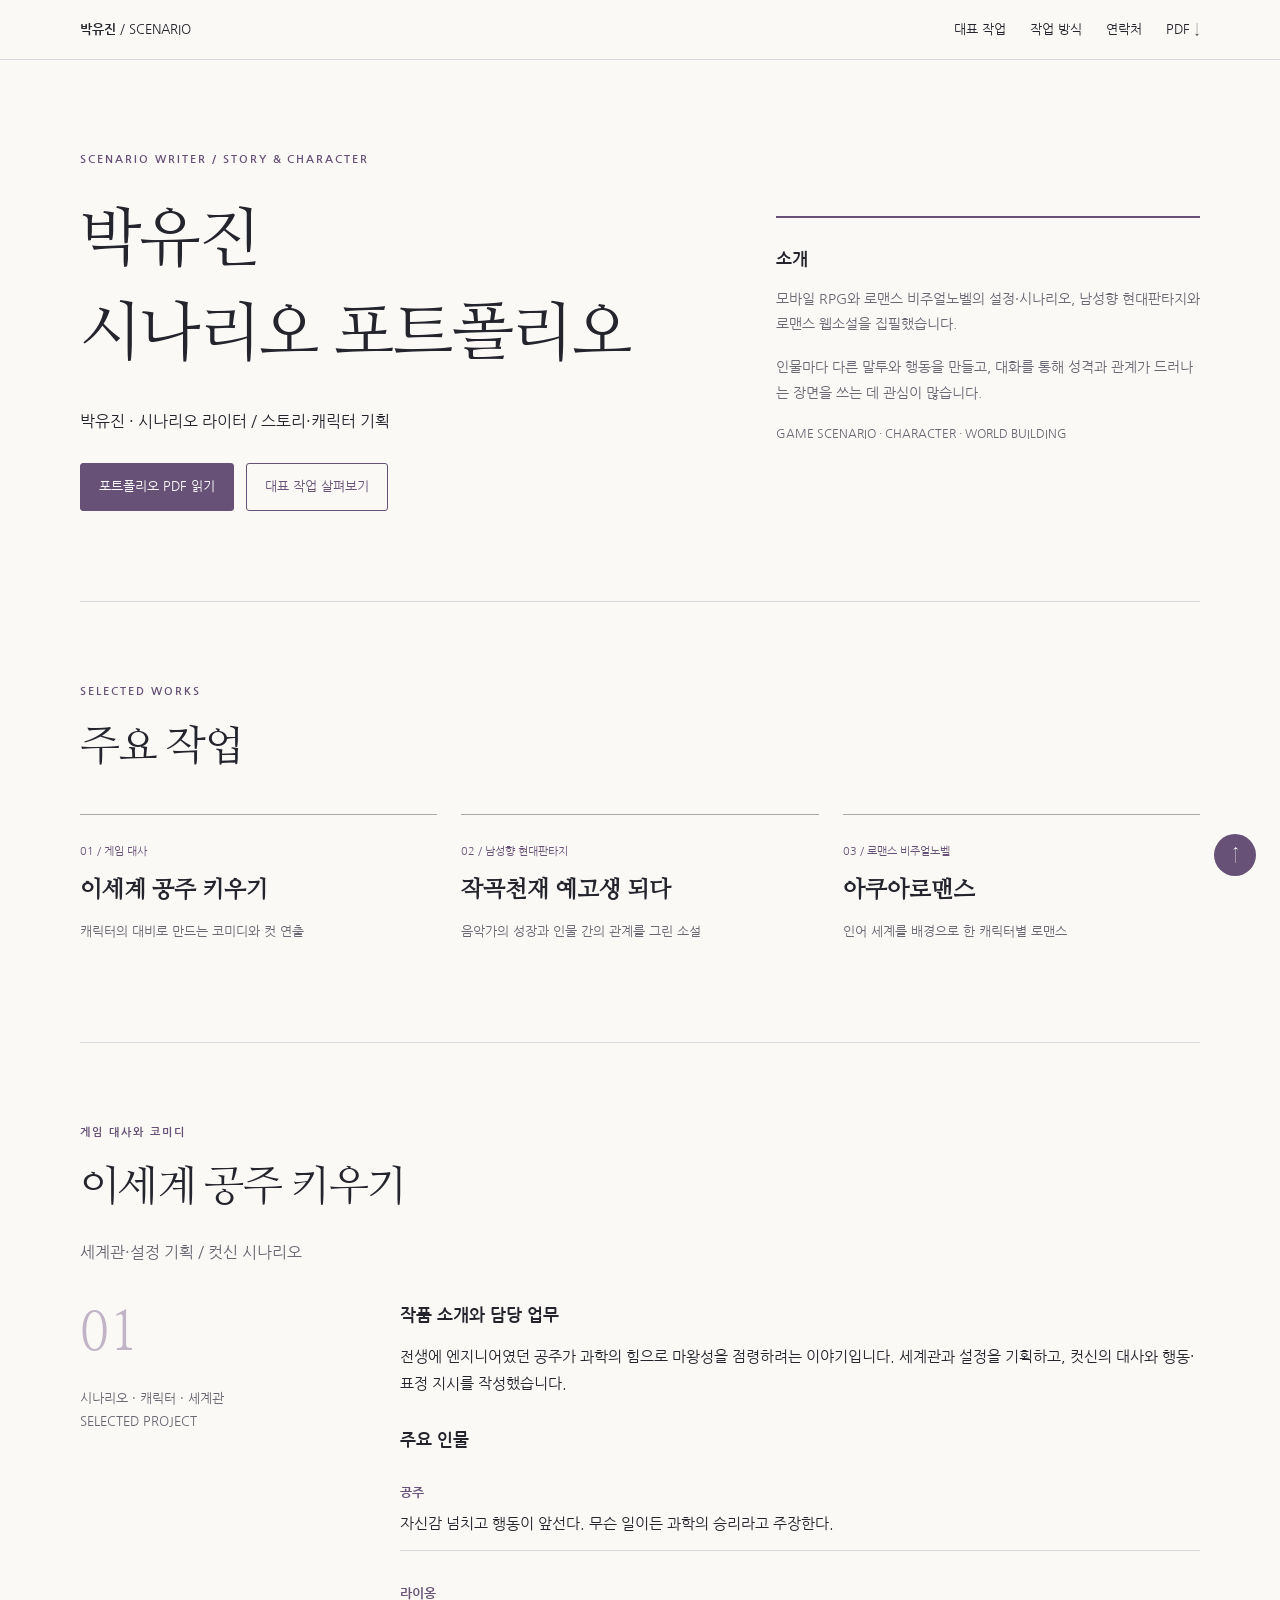
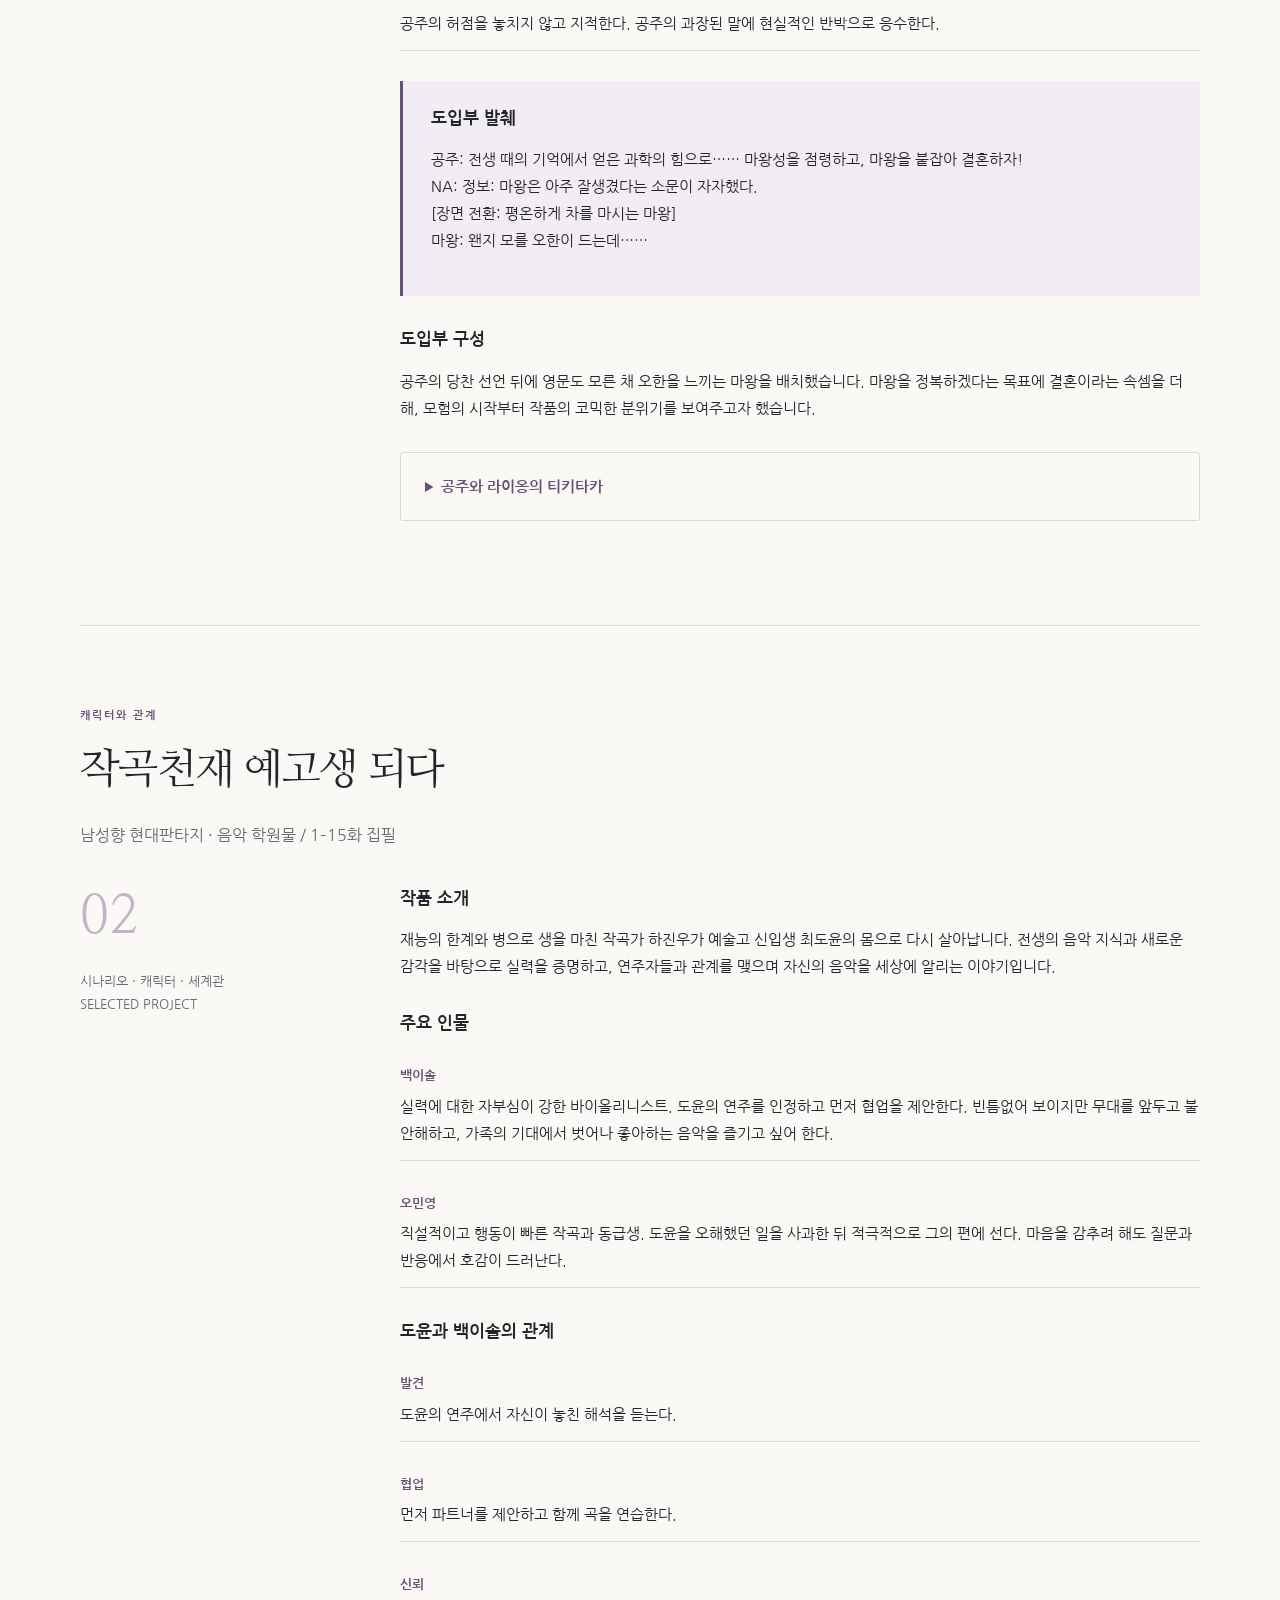
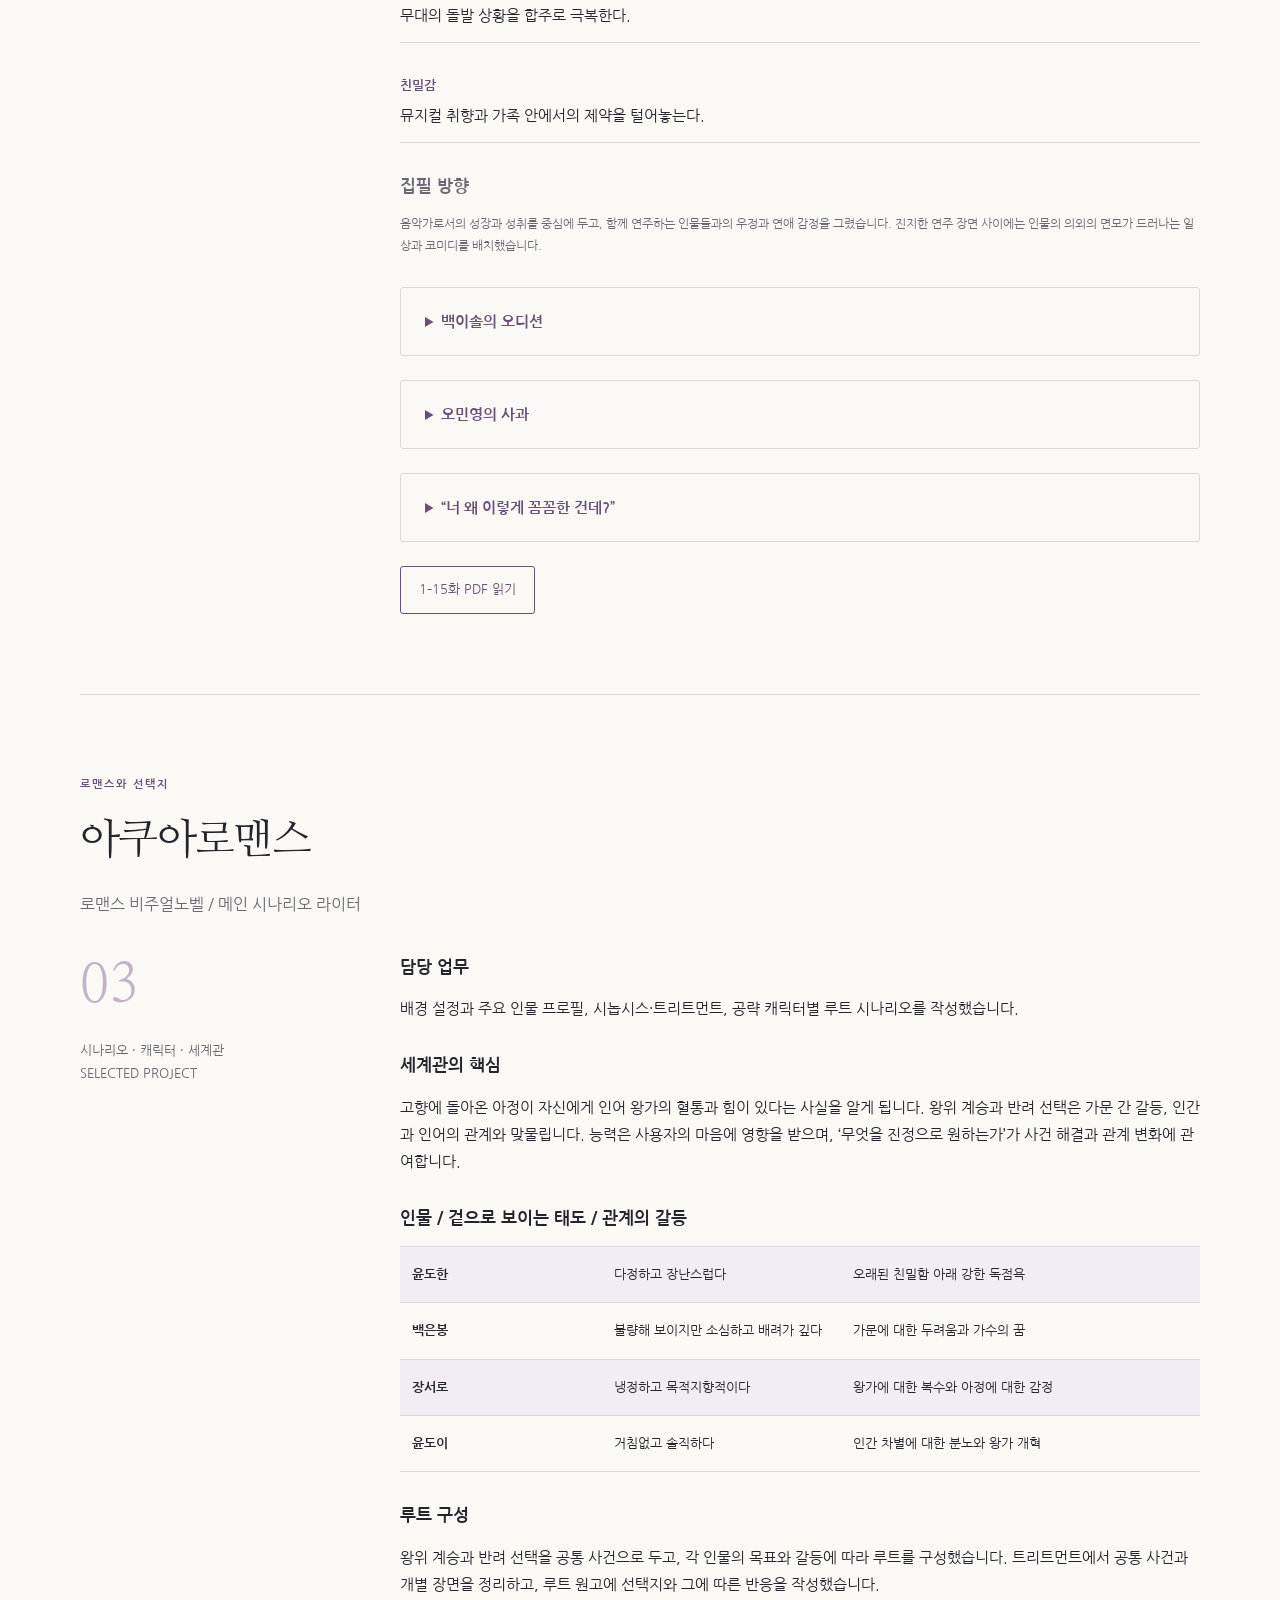
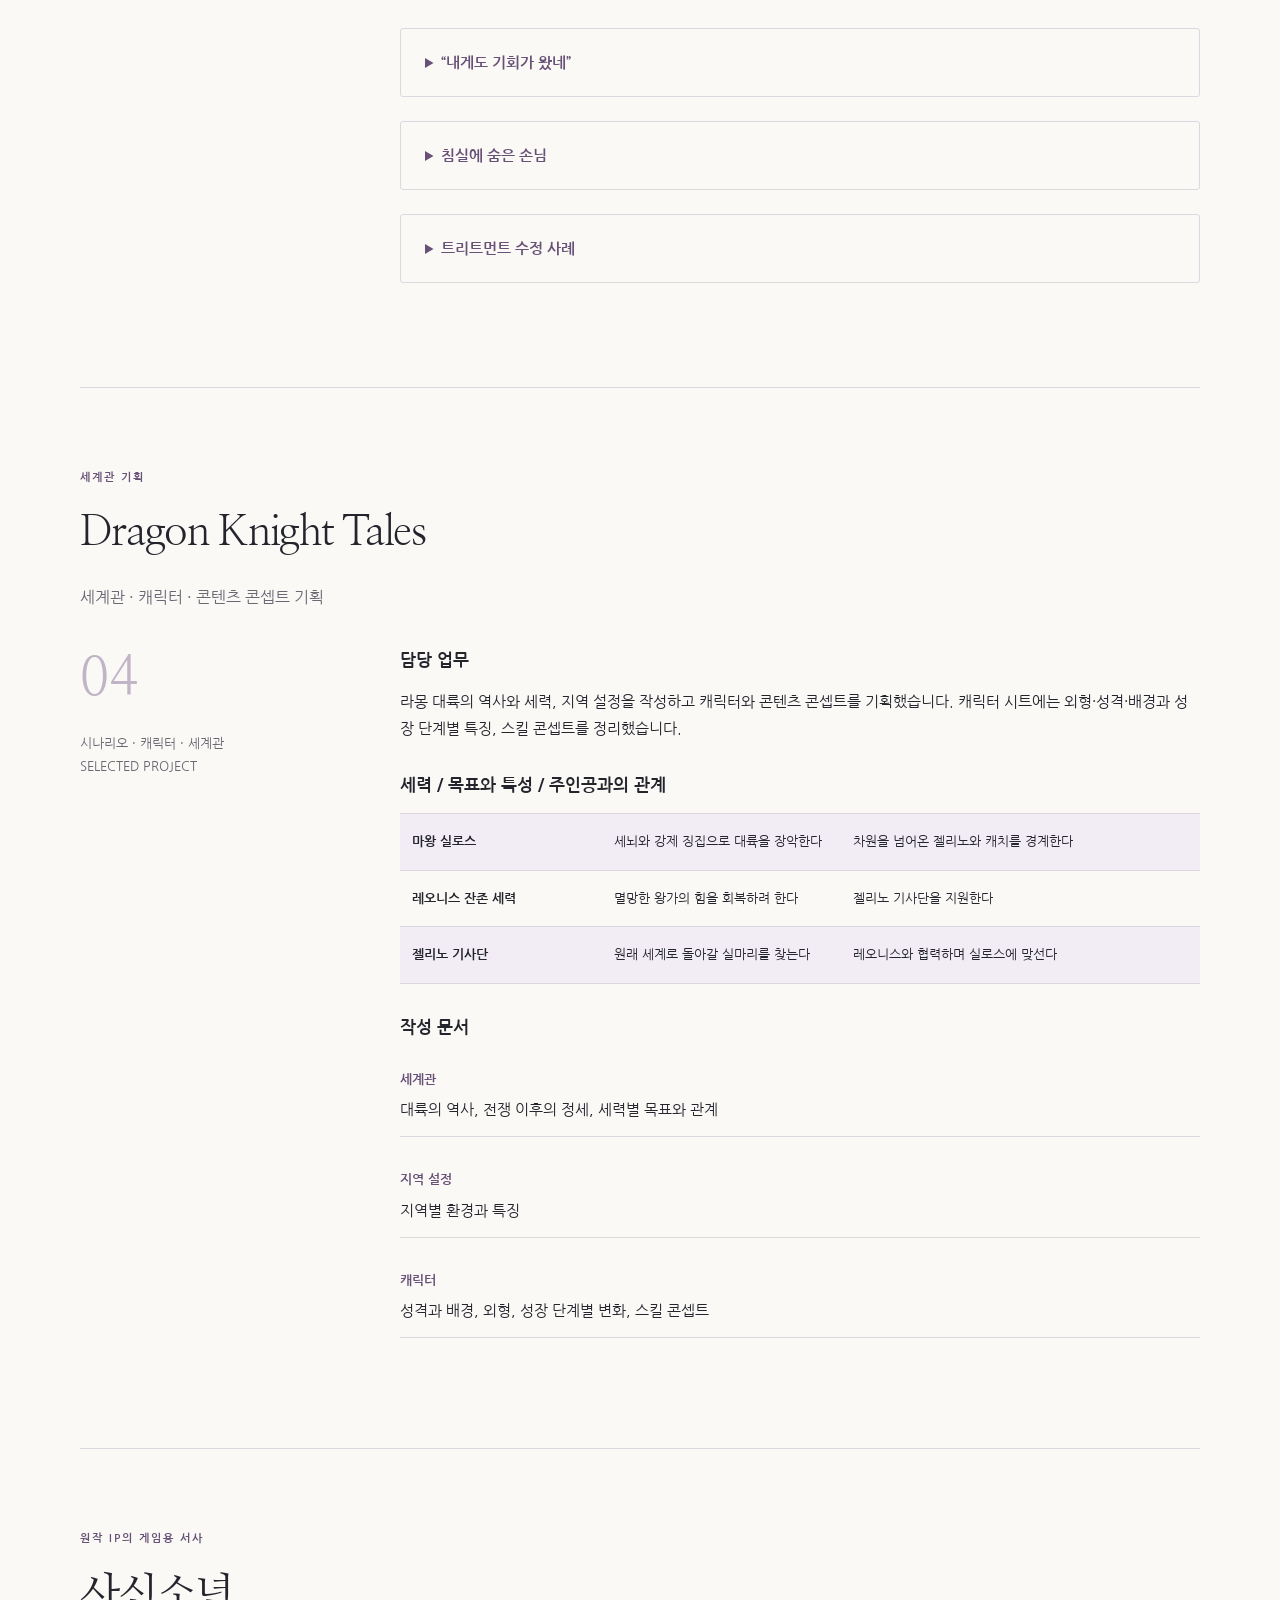
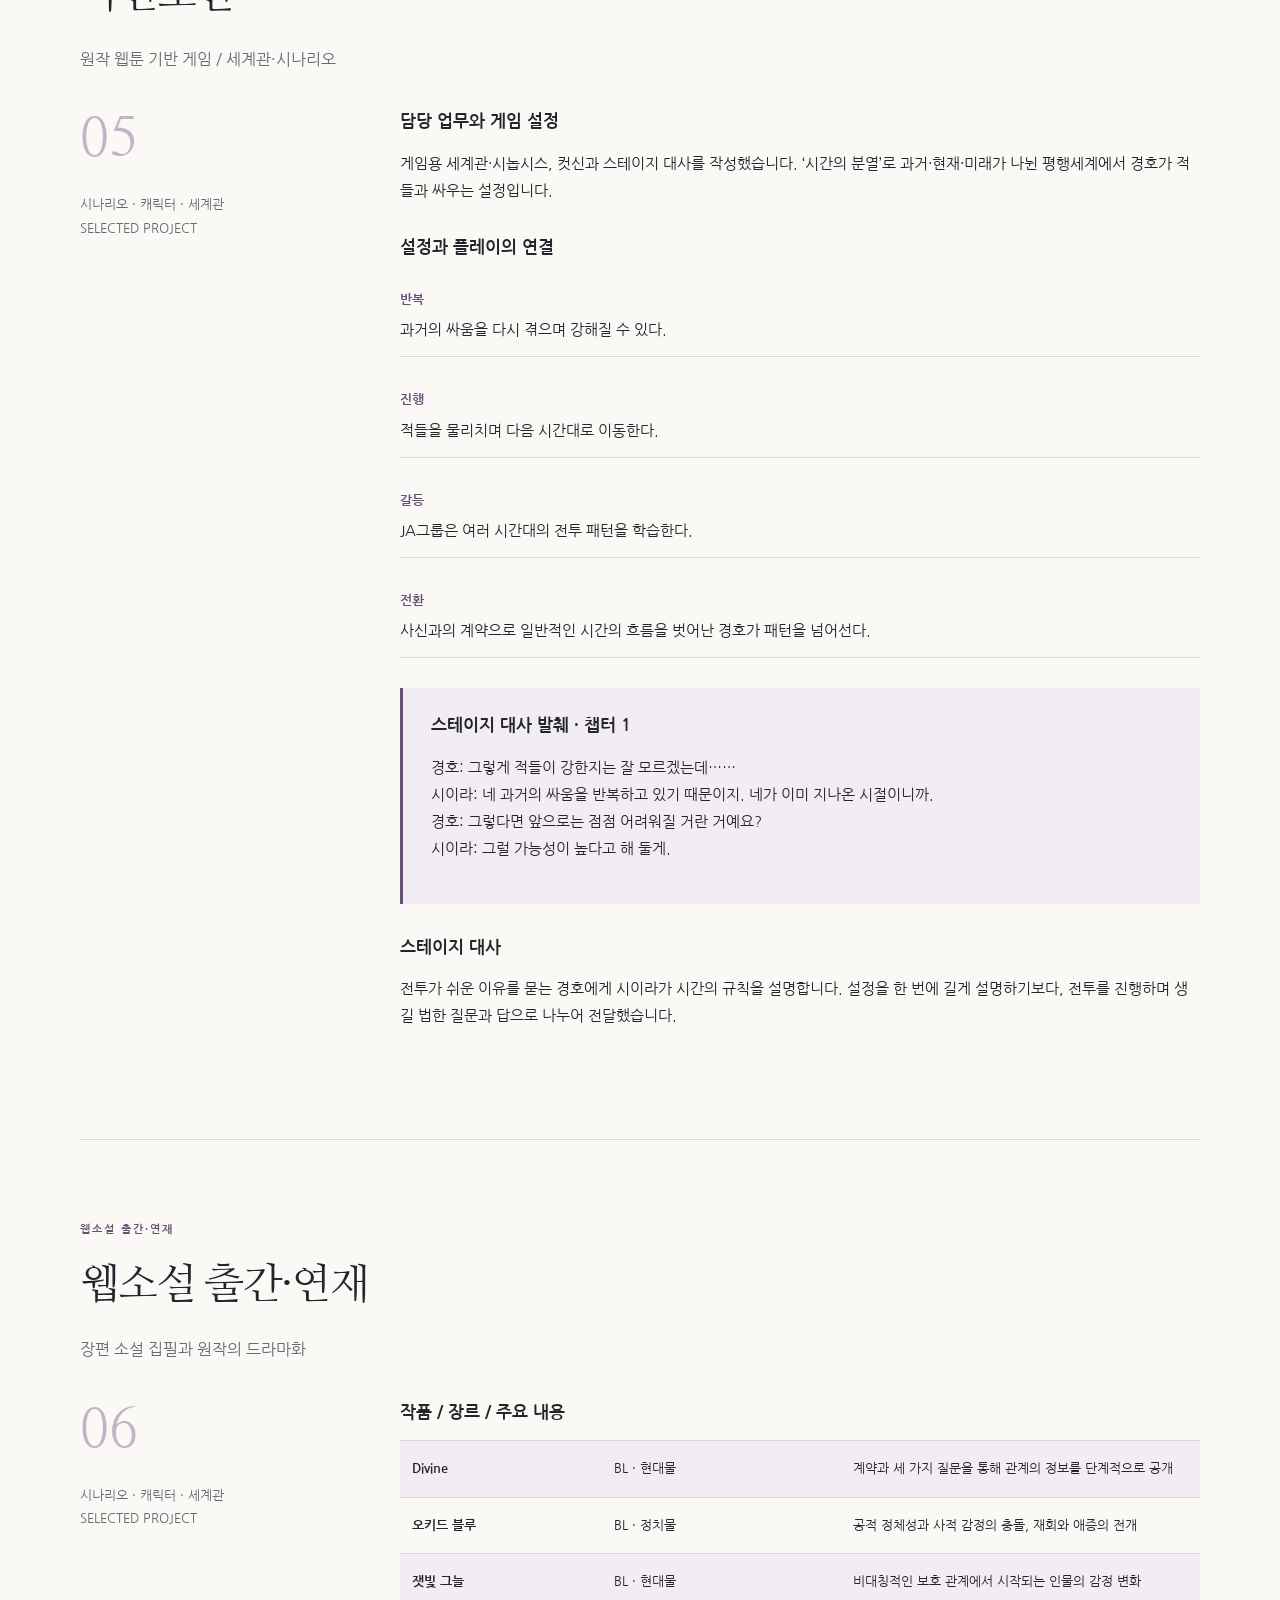
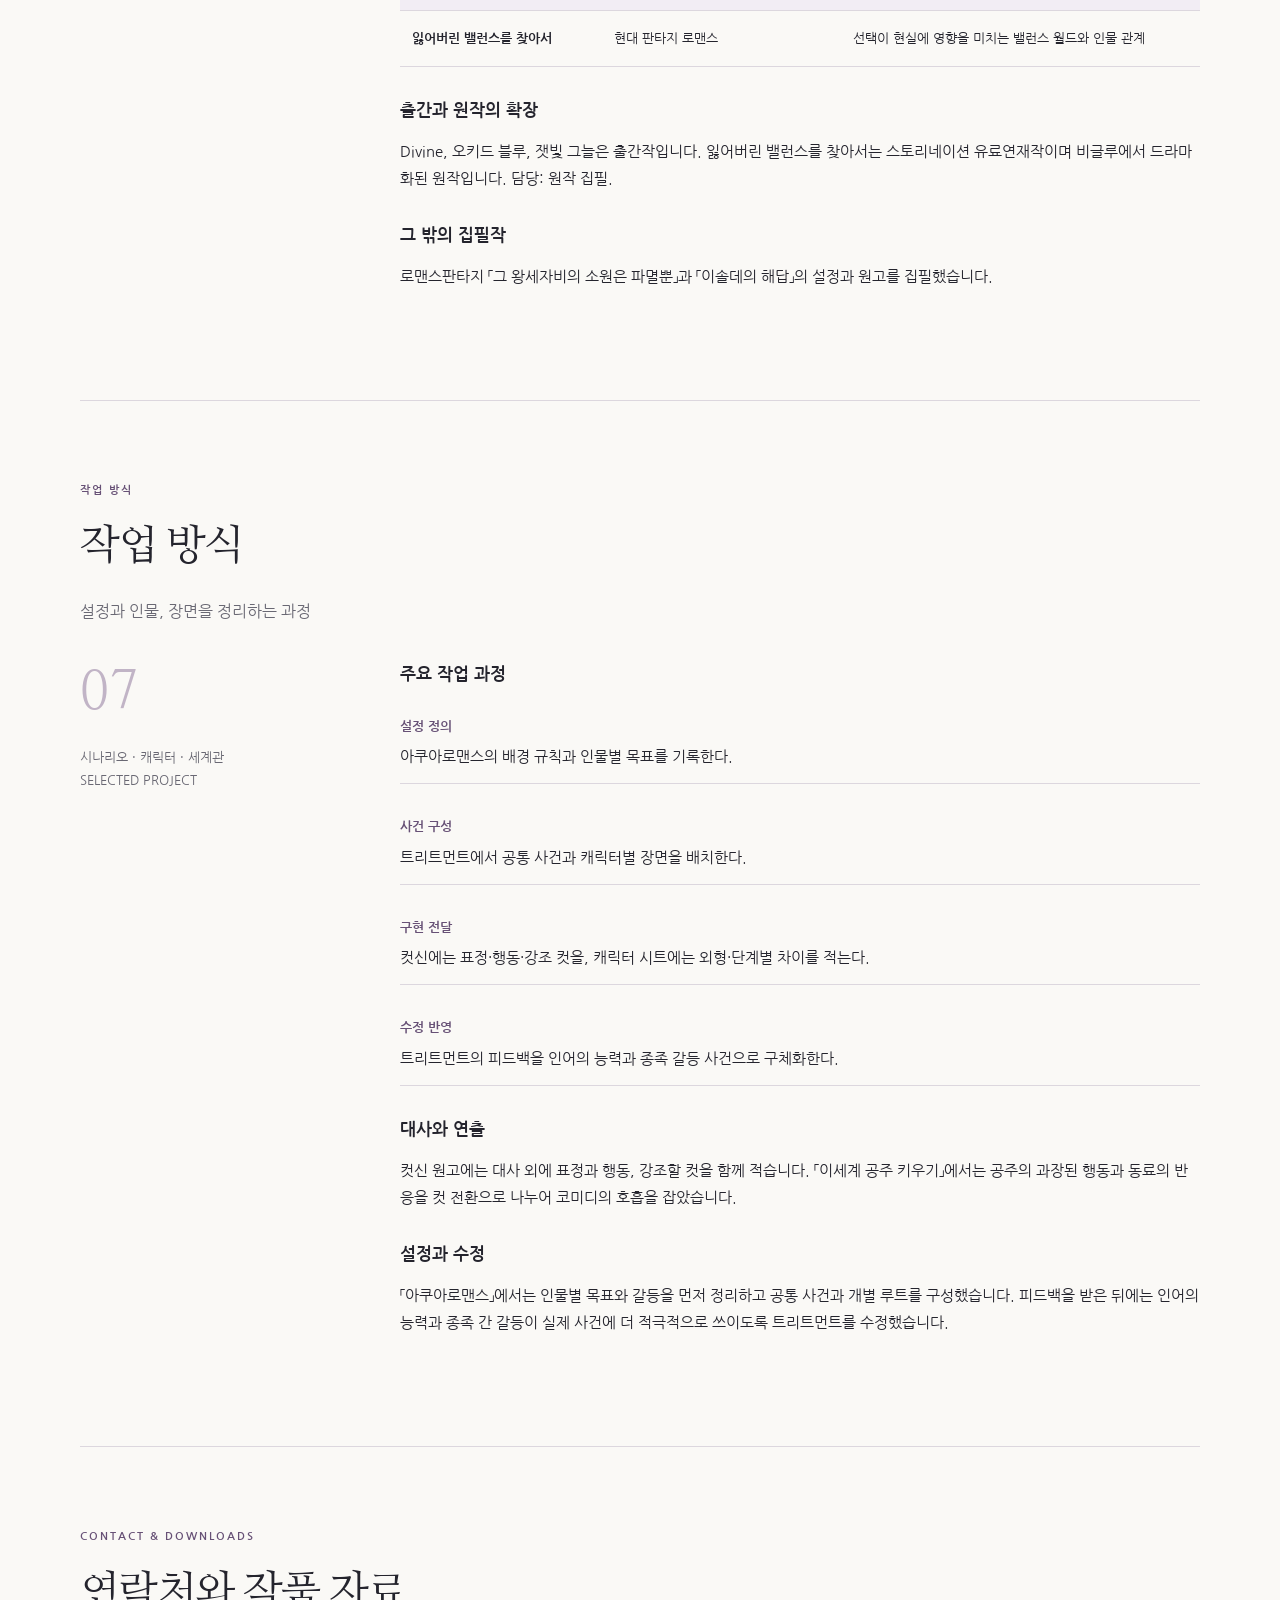
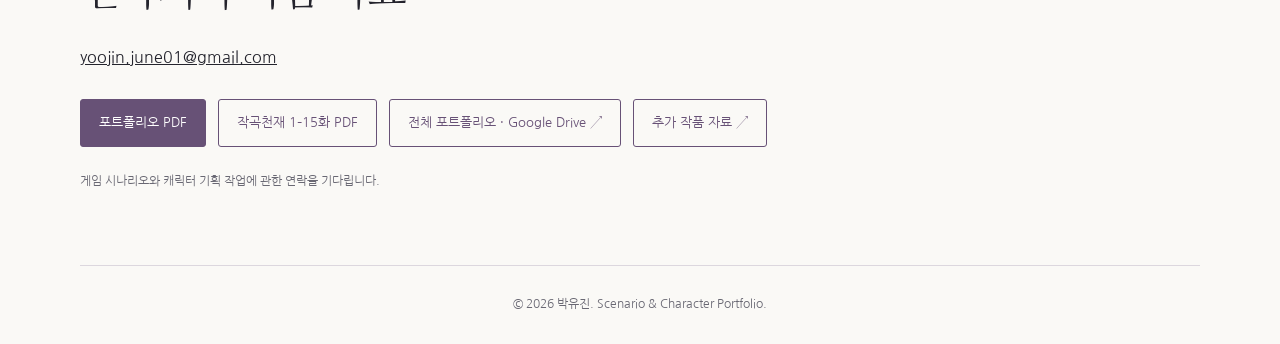
<file: scenario/index.html>
<!doctype html><html lang="ko"><head><meta charset="utf-8"><meta name="viewport" content="width=device-width,initial-scale=1"><meta name="description" content="박유진의 게임 시나리오, 캐릭터·관계 설계, 세계관 기획 포트폴리오"><title>박유진 · 시나리오 포트폴리오</title><link rel="stylesheet" href="style.css">
<!-- Google Analytics -->
<script async src="https://www.googletagmanager.com/gtag/js?id=G-D3WBGYBNWN"></script>
<script>
  window.dataLayer = window.dataLayer || [];
  function gtag(){dataLayer.push(arguments);}
  gtag('js', new Date());
  gtag('config', 'G-D3WBGYBNWN');
</script>
<!-- End Google Analytics -->
</head><body id="top"><header><nav aria-label="주요 메뉴"><a href="#top"><strong>박유진</strong> <span class="hide-mobile">/ SCENARIO</span></a><div class="navlinks"><a href="#works">대표 작업</a><a href="#process">작업 방식</a><a href="#contact">연락처</a><a href="downloads/Park_Yoojin_Scenario_Portfolio.pdf">PDF ↓</a></div></nav></header><main><section class="hero"><div><div class="eyebrow">SCENARIO WRITER / STORY & CHARACTER</div><h1>박유진<br>시나리오 포트폴리오</h1><p>박유진 · 시나리오 라이터 / 스토리·캐릭터 기획</p><div class="actions"><a class="btn" href="downloads/Park_Yoojin_Scenario_Portfolio.pdf">포트폴리오 PDF 읽기</a><a class="btn secondary" href="#works">대표 작업 살펴보기</a></div></div><aside><h3>소개</h3><p>모바일 RPG와 로맨스 비주얼노벨의 설정·시나리오, 남성향 현대판타지와 로맨스 웹소설을 집필했습니다.</p><p>인물마다 다른 말투와 행동을 만들고, 대화를 통해 성격과 관계가 드러나는 장면을 쓰는 데 관심이 많습니다.</p><div class="meta">GAME SCENARIO · CHARACTER · WORLD BUILDING</div></aside></section><section id="works"><div class="eyebrow">SELECTED WORKS</div><h2>주요 작업</h2><div class="work-index"><a href="#princess"><span>01 / 게임 대사</span><h3>이세계 공주 키우기</h3><p>캐릭터의 대비로 만드는 코미디와 컷 연출</p></a><a href="#genius"><span>02 / 남성향 현대판타지</span><h3>작곡천재 예고생 되다</h3><p>음악가의 성장과 인물 간의 관계를 그린 소설</p></a><a href="#aqua"><span>03 / 로맨스 비주얼노벨</span><h3>아쿠아로맨스</h3><p>인어 세계를 배경으로 한 캐릭터별 로맨스</p></a></div></section><section id="princess"><div class="eyebrow">게임 대사와 코미디</div><h2>이세계 공주 키우기</h2><p class="lead">세계관·설정 기획 / 컷신 시나리오</p><div class="section-body"><aside class="side-note"><div class="number">01</div>시나리오 · 캐릭터 · 세계관<br>SELECTED PROJECT</aside><div><div class="block body"><h3>작품 소개와 담당 업무</h3><p>전생에 엔지니어였던 공주가 과학의 힘으로 마왕성을 점령하려는 이야기입니다. 세계관과 설정을 기획하고, 컷신의 대사와 행동·표정 지시를 작성했습니다.</p></div><div class="block pair"><h3>주요 인물</h3><p><strong>공주</strong>자신감 넘치고 행동이 앞선다. 무슨 일이든 과학의 승리라고 주장한다.</p><p><strong>라이옹</strong>공주의 허점을 놓치지 않고 지적한다. 공주의 과장된 말에 현실적인 반박으로 응수한다.</p></div><div class="block quote"><h3>도입부 발췌</h3><p>공주: 전생 때의 기억에서 얻은 과학의 힘으로…… 마왕성을 점령하고, 마왕을 붙잡아 결혼하자!
NA: 정보: 마왕은 아주 잘생겼다는 소문이 자자했다.
[장면 전환: 평온하게 차를 마시는 마왕]
마왕: 왠지 모를 오한이 드는데……</p></div><div class="block body"><h3>도입부 구성</h3><p>공주의 당찬 선언 뒤에 영문도 모른 채 오한을 느끼는 마왕을 배치했습니다. 마왕을 정복하겠다는 목표에 결혼이라는 속셈을 더해, 모험의 시작부터 작품의 코믹한 분위기를 보여주고자 했습니다.</p></div><details><summary>공주와 라이옹의 티키타카</summary><p class="meta">메인 스토리 컷신 · 전투 직후</p><div class="block dialog"><h3>컷신 발췌</h3><p>[바닥에 쓰러진 몬스터 앞. 공주가 의기양양하게 서 있다.]
공주: 하하! 별거 아니구만!
[공주가 무릎 꿇고 기도한다. 배경에 과학자들의 얼굴이 떠오른다.]
NA: 선배님들 감사합니다! 역시 과학이 짱! 아는 것이 힘이다!

[몬스터가 힘겹게 고개를 든다.]
몬스터: 이, 이건 처음 보는 힘이군……. 한낱 여자아이가 이런 마력을 어떻게…….
[퍽. 공주가 무기로 몬스터를 한 번 더 가격한다.]
공주: 마력이 아니라 과학이란 거다~!!
라이옹: 마력도 과학도 아니라 그냥 완력이지 않은가?!?!</p></div><div class="block steps"><h3>대사와 행동</h3><p><strong>공주</strong>과학의 위대함을 외치지만, 정작 보여주는 것은 압도적인 완력이다.</p><p><strong>라이옹</strong>공주의 주장과 눈앞의 행동이 다르다는 점을 짚어 장면을 마무리한다.</p></div><div class="block body"><h3>컷신 작성</h3><p>대사와 함께 컷 크기, 인물의 표정, 효과음, 말풍선 분리 기준을 기록했습니다. 공주의 과장된 행동과 라이옹의 반응이 순서대로 드러나도록 컷을 나누었습니다.</p></div></details></div></div></section><section id="genius"><div class="eyebrow">캐릭터와 관계</div><h2>작곡천재 예고생 되다</h2><p class="lead">남성향 현대판타지 · 음악 학원물 / 1–15화 집필</p><div class="section-body"><aside class="side-note"><div class="number">02</div>시나리오 · 캐릭터 · 세계관<br>SELECTED PROJECT</aside><div><div class="block body"><h3>작품 소개</h3><p>재능의 한계와 병으로 생을 마친 작곡가 하진우가 예술고 신입생 최도윤의 몸으로 다시 살아납니다. 전생의 음악 지식과 새로운 감각을 바탕으로 실력을 증명하고, 연주자들과 관계를 맺으며 자신의 음악을 세상에 알리는 이야기입니다.</p></div><div class="block pair"><h3>주요 인물</h3><p><strong>백이솔</strong>실력에 대한 자부심이 강한 바이올리니스트. 도윤의 연주를 인정하고 먼저 협업을 제안한다. 빈틈없어 보이지만 무대를 앞두고 불안해하고, 가족의 기대에서 벗어나 좋아하는 음악을 즐기고 싶어 한다.</p><p><strong>오민영</strong>직설적이고 행동이 빠른 작곡과 동급생. 도윤을 오해했던 일을 사과한 뒤 적극적으로 그의 편에 선다. 마음을 감추려 해도 질문과 반응에서 호감이 드러난다.</p></div><div class="block steps"><h3>도윤과 백이솔의 관계</h3><p><strong>발견</strong>도윤의 연주에서 자신이 놓친 해석을 듣는다.</p><p><strong>협업</strong>먼저 파트너를 제안하고 함께 곡을 연습한다.</p><p><strong>신뢰</strong>무대의 돌발 상황을 합주로 극복한다.</p><p><strong>친밀감</strong>뮤지컬 취향과 가족 안에서의 제약을 털어놓는다.</p></div><div class="block note"><h3>집필 방향</h3><p>음악가로서의 성장과 성취를 중심에 두고, 함께 연주하는 인물들과의 우정과 연애 감정을 그렸습니다. 진지한 연주 장면 사이에는 인물의 의외의 면모가 드러나는 일상과 코미디를 배치했습니다.</p></div><details><summary>백이솔의 오디션</summary><p class="meta">11화 「또 다른 무대(2)」 · 노래를 마친 백이솔에게 춤을 요청한다</p><div class="block novel"><h3>원고 발췌</h3><p>“좋아. 그런데 배우라면 연기와 춤도 필수야.”
그러더니 갑자기 한 동아리원에게 눈짓을 보낸다.
고개를 끄덕인 동아리원이 음향 장치를 만지더니, 곧 그루브한 댄스 음악이 공간 전체를 가득 채웠다.
“자, 한 번 자유롭게 춤을 춰 볼래?”
서재윤의 말에 분명히, 백이솔은 잠시 당황했다. 
눈동자는 불안하게 흔들렸고, 뺨은 붉게 달아올랐다.
하지만 다음 순간, 그녀는 전혀 아무렇지도 않다는 표정으로 바뀌었다.
그러더니 곧이어, 몸을 조금씩, 이상하게 흔들기 시작했다.
‘뭐지?’
모두의 표정에 의문이 스쳐 지나갔지만 곧 알 수 있었다.
백이솔은 리듬을 타고 있었던 것이다.
잠시 몸을 흔들던 그녀는 리듬을 파악하기라도 했다는 양, 본격적으로 팔다리를 움직이기 시작했다.
‘이건…….’
한 가지는 알 수 있었다.
백이솔은 춤을 지독하게 못 췄다.
마치 고장난 로봇을 보는 듯한 뻣뻣하고 부자연스러운 몸짓이었다.
게다가 더 황당한 건 리듬은 묘하게 맞추고 있었다는 점이다.
아무래도 음악 전공이니 박자를 못 맞출 리는 없을 테니.
백이솔의 춤을 지켜보는 모두의 얼굴의 당혹스러움이 스쳤지만 그녀는 아랑곳하지 않았다.
오히려 그녀의 움직임은 더욱 더 열정적으로 변해갔다.
그녀의 얼굴에는 진지함이 가득했고, 그 모습은 마치 무대 위의 주인공이 된 것처럼 보였다.
이렇게 이상한 몸놀림을 선보이는 주인공은 아마 없겠지만.
백이솔의 황당한 몸짓이 절정을 향해가던 순간-
“그, 그만하면 됐어.”
음악이 뚝 끊겼다.
가빠진 숨을 고르던 백이솔이 곧 고개를 들어 서재윤을 쳐다보았다.
“이 정도면 됐을까요?”
서재윤의 표정은 난감함 그 자체였다.
그는 어색한 미소를 지으며 말했다.
“음…… 조금만 더 연습하면 많이 나아질 거야.”
&quot;저, 방금 괜찮지 않았나요?&quot;
고저 없이 차분하게 말하는 백이솔.
백이솔의 그런 자신만만한 태도에 방 안의 분위기가 묘하게 바뀌었다. 
몇몇은 피식 웃음을 터뜨렸다.
“야, 재윤아. 물건 들어왔네.”
키득거리던 상급생의 어깨를 툭 쳐서 만류한 서재윤은 활짝 웃으며 백이솔에게 말했다.
“좋아, 백이솔. 일단 자리로 돌아가. 나중에 따로 면담하자.”
자리로 돌아온 백이솔의 표정은 편안했다. 
모든 걸 쏟아냈다는 얼굴이었다.
생각보다 재미있는 면이 있는 애였다.</p></div></details><details><summary>오민영의 사과</summary><p class="meta">5화 「빛은 감춰지지 않는다」 · 도윤의 실력을 확인한 민영이 찾아온다</p><div class="block novel"><h3>원고 발췌</h3><p>오민영이 별안간 고개를 숙이며 말했다.
“미안하다. 내가 잘 모르고 심한 말을 했어.”
“?”
“그깟 출처 모를 너튜브 영상에 넘어가서는 내가 직접 판단할 생각을 못했으니. 난 그저 비겁한 짓을 해서 학교에 들어온 놈이 있다면 용서할 수 없다고 생각했을 뿐이야. 내게 있어 여기 입학한 건 최고의 자부심이니까.”
오민영이 계속해서 말했다.
“제대로 알아보지도 않고 일방적으로 몰아간 점 사과하고 싶어. 미안하다.”
“그거 말하려고 찾아온 거냐?”
“잘못한 걸 알면서도 사과하지 않는 건 비겁하잖아. 물론, 사과를 받아들이느냐 받아들이지 않느냐는 너의 자유야.”
눈빛에서 진중함이 묻어 나온다.
괄괄하기만 한 줄 알았는데 의외의 모습이다.
나는 오민영에게 손을 내밀었다.
“그래. 앞으로는 무탈하게 잘 지내자.”
“…….”
조금 얼굴이 달아오른 오민영이 진지한 표정으로 말을 이었다.
“너처럼 좋은 녀석에게 그런 짓을 하다니…… 내일 작곡과 애들 다 모인 곳에서 공개적으로 다시 사과할게!”
“그러지 마라. 진짜 괜찮다.”
쓸데없이 주목받는 일은 딱 질색이다.
오민영은 알아들었다는 듯 고개를 끄덕였다.
“그럼 앞으로 행동으로 보여줄게.”
곧이어 오민영이 나를 바라보며 말했다.
“우리 이제 친구 맞냐?”
“뭐, 그렇겠지?”
같이 수업 들으면 친구잖아. 
요즘 애들은 아닌가?
내 얼굴을 살피던 오민영이 웃음을 터뜨렸다. 
“뭐야, 꼭 내가 이상한 말 한 것 같은 표정이네.”
“그런 건 아닌데.”
웃는 오민영의 얼굴은 처음과 사뭇 인상이 달랐다. 
터프함은 사라지고 대신 부드러운 느낌으로 변했다. 
딱 그 나잇대 여자아이 같은 분위기였다. 
“앞으로 잘 부탁한다. 최도윤.”
그 말을 끝으로 오민영은 교실을 떠났다.
본인의 잘못을 인정할 줄 알고, 사과까지 하는 걸 보니 나쁜 녀석은 아닌 모양.</p></div></details><details><summary>“너 왜 이렇게 꼼꼼한 건데?”</summary><p class="meta">8화 「예측 불가의 무대」 · 자신에게 꼭 맞는 곡을 받은 백이솔</p><div class="block novel"><h3>원고 발췌</h3><p>일주일 전, 공모 결과가 발표되었다.
결과는 선정.
당연한 결과라며 백이솔은 전혀 동요하지 않았다. 
고등학생 치고는 확실히 담이 센 친구다. 
그 이후 우리는 쉴새없이 연습에 몰두했다. 
하도 연습실에 붙어 있다 보니 이제 백이솔이 어떤 성격인지 좀 알 것 같았다.
까칠하고 차가워 보이지만, 의외로 뜨거운 면이 있었다. 
특히 음악에 대해서라면 양보와 타협 따위는 하지 않았다.
아마 그래서 신준서의 곡을 연주할 때 타협한 자기 자신을 더 용서할 수 없던 것 같았다.
하지만 나의 곡을 연주하며 백이솔은 점차 자신감을 되찾아갔다. 
“이런 말은 그렇지만, 좀 기분 나빠.”
“뭐가?”
“너무 내 맞춤형 곡 같단 말이야. 너 왜 이렇게 꼼꼼한 건데?”
백이솔의 말은 일견 타당한 부분이 있었다. 
연주자가 자신의 능력이 높아진 것처럼 착각할 정도로 딱 맞는 곡.
그런 곡을 써내는 건 무척 어렵다.
이런 곡을 만나는 건 백이솔의 음악 인생에 있어서 처음 있는 일일 것이다. 
“날 만난지 얼마 되지도 않았으면서 어떻게 이렇게 잘 아냐고.”
“너도 날 만나자마자 페어 해달라고 했잖아.”
백이솔은 흘끗 나를 쳐다보더니 바이올린 바디의 송진가루를 털어내는 일을 계속했다. 
그러고 보니, 백이솔은 왜 나를 파트너로 삼은 걸까?
그 질문이 해결되지 않은 채 나는 공연 당일을 맞게 되었다.</p></div></details><a class="btn secondary" href="downloads/Composition_Genius_Ch01-15.pdf">1–15화 PDF 읽기</a></div></div></section><section id="aqua"><div class="eyebrow">로맨스와 선택지</div><h2>아쿠아로맨스</h2><p class="lead">로맨스 비주얼노벨 / 메인 시나리오 라이터</p><div class="section-body"><aside class="side-note"><div class="number">03</div>시나리오 · 캐릭터 · 세계관<br>SELECTED PROJECT</aside><div><div class="block body"><h3>담당 업무</h3><p>배경 설정과 주요 인물 프로필, 시놉시스·트리트먼트, 공략 캐릭터별 루트 시나리오를 작성했습니다.</p></div><div class="block body"><h3>세계관의 핵심</h3><p>고향에 돌아온 아정이 자신에게 인어 왕가의 혈통과 힘이 있다는 사실을 알게 됩니다. 왕위 계승과 반려 선택은 가문 간 갈등, 인간과 인어의 관계와 맞물립니다. 능력은 사용자의 마음에 영향을 받으며, ‘무엇을 진정으로 원하는가’가 사건 해결과 관계 변화에 관여합니다.</p></div><div class="block table"><h3>인물 / 겉으로 보이는 태도 / 관계의 갈등</h3><div class="rows"><div class="row"><span>윤도한</span><span>다정하고 장난스럽다</span><span>오래된 친밀함 아래 강한 독점욕</span></div><div class="row"><span>백은봉</span><span>불량해 보이지만 소심하고 배려가 깊다</span><span>가문에 대한 두려움과 가수의 꿈</span></div><div class="row"><span>장서로</span><span>냉정하고 목적지향적이다</span><span>왕가에 대한 복수와 아정에 대한 감정</span></div><div class="row"><span>윤도이</span><span>거침없고 솔직하다</span><span>인간 차별에 대한 분노와 왕가 개혁</span></div></div></div><div class="block body"><h3>루트 구성</h3><p>왕위 계승과 반려 선택을 공통 사건으로 두고, 각 인물의 목표와 갈등에 따라 루트를 구성했습니다. 트리트먼트에서 공통 사건과 개별 장면을 정리하고, 루트 원고에 선택지와 그에 따른 반응을 작성했습니다.</p></div><details><summary>“내게도 기회가 왔네”</summary><p class="meta">윤도한 루트 · 밤바다의 카누</p><div class="block novel"><h3>원고 발췌</h3><p>아정: 밤바다에 이렇게 나와 있는 것도 괜찮네. 처음엔 위험할까 봐 걱정했는데…
도한: 위험할 일이 뭐가 있어? 곧 바다를 지배하실 분이 여기 타 있는데.
아정: 정말, 장난 좀 그만해.
도한: 방금은 반쯤 농담이긴 했지만, 딱히 틀린 말은 아니잖아.
아정: 그건 그렇지만……
후계자 계승 관련 생각만 하면 머리가 아파진다.
도한 오빠는 내 표정을 살피는 듯싶더니 곧 화제를 돌렸다.
도한: 그나저나, 회사 일은 다 잘 마무리된 거야?
아정: 아, 응. 서류만 보내면 되는 거였거든.
도한: 그동안 서울에서 고생 많았어.
도한 오빠의 따뜻한 위로 덕분에 기운이 나는 것 같았다.
달이 밝은 밤, 바다 위에 떠 있는 기분이 무척 좋았다. 왠지 장난을 치고 싶어지는데…
아정: 어, 오빠. 저기 뭔가 있지 않아?
도한: 응?
오빠가 뒤돌아본 사이 등을 힘차게 밀어 버렸다!
물에 빠진 도한 오빠가 곧 인어인 모습으로 수면 위로 떠올랐다.
도한: 아정 네가 이런 장난을 다 치고, 의외네.
[선택: 오빠랑 있으면 내가 좀 달라지는 것 같아]
도한: 어떻게 달라지는데?
도한 오빠가 흥미롭다는 듯 미소를 지었다.
아정: 내가 마치 어린 시절로 돌아간 것 같아. 방금처럼 어린애 같은 행동도 하게 되고.
도한: 그 말, 칭찬으로 받아들여도 되는 거지?
도한: 나랑 있으면 원래의 너대로 행동하게 된다는 거니까.
아정: 그런가?
굳이 입 밖으로 꺼내 말하진 않았지만, 도한 오빠와 함께 있으면 그동안 쓰고 있던 가면을 내려놓은 느낌이 들었다.
도한: 어린 시절이라… 나도 그때가 그리울 때가 있어.
도한 오빠가 웃으며 카누 한쪽에 팔을 올려 턱을 괴었다.
도한: 아정 너는 기억하는지 모르겠지만, 사실 딱 한 번 인어일 때 모습을 너한테 들킨 적이 있어.
아정: 어? 정말로?
기억을 더듬어 보았지만 쉽사리 떠오르지 않았다.
아정: 잘 모르겠는데… 언제?
도한: 우리 둘 다 많이 어렸을 때인데, 네가 워낙 바다에서 노는 걸 좋아했잖아.
도한: 그날도 바닷가에서 같이 물장난을 하다가, 마치 오늘처럼……
도한 오빠가 말을 멈추고 장난스러운 눈빛으로 날 쳐다보았다.
아정: 뭐야, 그때도 내가 오빠를 물에 빠뜨린 거야?
도한: 정답입니다.
도한 오빠가 손가락을 딱 튕기며 소리 내어 웃었다.
아정: 와, 그때 내 반응 어땠어?
혹시 실례되는 반응을 했던 건 아닐까. 어릴 적이니까 그럴 수도 있을 것 같았다.
도한: 음, 엄청 좋아하던데?
아정: 응?
도한 오빠가 손을 뻗어 노를 잡고 있던 내 손목을 잡았다.
도한: 요정 같다고, 너무 예쁘다고 했었어.
도한 오빠의 손이 천천히 내 팔을 어루만졌다. 조금 차가운 그 손길이 왠지 기분 좋게 느껴졌다.
도한: 뭐, 네가 그때 한참 요정 나오는 만화에 꽂혀 있었거든. 그래서 뭘 보든지 요정 같다고 하긴 했었어.
아정: 뭐야, 그게……
약간의 민망함과 함께 웃음이 나왔다.
아정: 어쨌든, 오빠가 기분 나쁠 만한 반응은 아니었던 것 같아 다행이야.
도한: 뭐, 네가 내 기분을 나쁘게 할 방법은 도저히 생각해낼 수 없기도 하지만…
내 팔을 잡고 있던 도한 오빠의 손에 약간의 힘이 들어가는 걸 느낄 수 있었다.
도한: ……좋았어. 네 반응이.
도한: 날 있는 그대로 좋아해주는 것 같아서.
나를 바라보던 도한 오빠의 눈빛이 어딘가 모르게 아련해지는 것 같았다.
그걸 보니 왠지 가슴이 조금씩 빠르게 뛰는 것 같았다.
바람도 거의 불지 않는 조용한 밤, 난 바다 위에서 도한 오빠와 단둘이 있다.
날 무척이나 원하는 눈을 하고 있는 남자와 함께.
그 사실을 의식하자, 저절로 얼굴이 달아오르는 것 같았다.
도한: 내게도 기회가 왔네.
아정: 무슨 기회…?
도한 오빠가 서서히 상체를 내 쪽으로 일으켜 가까이 했다. 얼굴이 점점 가까워지잖아…?
잠깐… 지금… 무슨 일이 벌어질 것 같은데…
아정: 으악!
도한 오빠가 그대로 내 팔을 잡아당겨 난 바다에 풍덩 빠지고 말았다.
도한: 똑같이 돌려줄 기회.
도한 오빠가 유쾌하게 말하며 내가 중심을 잡을 수 있도록 도와주었다.
아정: 정말, 내가 수영을 못하면 어쩌려고 그랬어?
도한: 하지만 넌 못하지 않잖아.</p></div></details><details><summary>침실에 숨은 손님</summary><p class="meta">장서로 루트 · 보좌관을 피하는 선택 경로</p><div class="block novel"><h3>원고 발췌</h3><p>장서로가 뭐라고 더 말하려던 순간, 현관 쪽에서 초인종 소리가 들렸다.
보좌관: 아정 님? 안에 계신가요?
보좌관이 밖에 온 모양이었다. 올 거라고 전혀 생각하지 못했는데!
아정: 안 되겠다. 지금 당장 어디든 숨어야 해요. 서로 씨가 여기 있는 걸 보좌관에게 들켰다간…!!
서로: 동감이야. 하지만 어떻게……
[선택: 뒤에 있는 방으로 숨긴다]
아정: 일단 이쪽으로 오세요!
나는 장서로를 황급히 내 방 안으로 밀어넣었다.
서로: 아정, 정말 이래도……
아정: 응? 뭐가요?
서로: 아무리 그래도, 여자 혼자 사는 방에 이렇게 들어가는 건…
아정: 아니, 지금 그걸 신경 쓸 때예요?
아정: 얼른 들어가세요, 빨리요!
장서로는 여전히 떨떠름한 표정이었지만 방 안으로 들어갔고, 나는 서둘러 문을 닫았다.
이제 안 들키면 돼…!!
장서로가 방에 들어간 걸 확인한 후 난 현관으로 걸어가 문을 열었다.
보좌관: 아정 님, 그 옷차림은……
아정: 아, 갈아입을 만한 게 눈에 안 띄어서 급한 대로 입었어.
보좌관: ……잘 어울리시네요.
보좌관의 음성이 쓸쓸하게 들렸다.
보좌관: 하지만 그 옷은 매우 중요한 날에 입을 옷이니 갈아입으시는 게 좋을 듯합니다.
보좌관: 아정 님의 침실에 평상복이 있을 텐데 제가 가져다드릴까요?
아정: 어… 어?
[선택: 침실로 달려가 문을 잠근다]
아정: 내, 내가 가져올게!
보좌관: 아정 님, 그러지 않으셔도……
하지만 나는 이미 침실로 달려가 문을 쾅 닫았다.
서로: 아정, 이대로 괜찮겠어?
서로: 들키는 건 시간문제일 것 같은데.
아정: 신경 쓰지 말고 조용히 있어요!
난 평상복을 꺼내 갈아입기 위해 단추를 풀었다.
서로: …여기서 갈아입으려고?
아정: 아, 그럴 순 없겠…네요.
둘 사이에 어색한 침묵이 맴돌던 중, 밖에서 노크 소리가 들렸다.
보좌관: 아정 님, 무슨 일 있으세요?
아정: 아, 아냐! 나갈게!
난 침실 밖으로 나가 문 앞에 선 채로 어색하게 웃었다.
보좌관: 옷은 어디에 있나요?
정신없이 나오면서 정작 중요한 옷을 놔두고 왔잖아!
보좌관: 제가 찾아보겠습니다.
아정: 아, 잠깐만!
진짜 침실로 들어갈 기세야. 어떡하지?
우왕좌왕하는 사이 보좌관이 문을 열었다.
어, 서로 씨가 없잖아…?
옷장 문이 살짝 열린 것을 보고 눈치챘다. 옷장 속에 숨었구나!
[선택: 후계자가 될 자격에 대해 이야기한다]
아정: 생각해보니, 난 역시 후계자 같은 게 될 자격이 없나 봐.
옷장으로 뻗던 보좌관의 손이 공중에 멈췄다.
보좌관: 아정 님, 그렇지 않습니다.
보좌관은 옷장에서 등을 돌려 나를 쳐다보았다.
보좌관: 이건 누구도 예상할 수 없는 일이었습니다. 유래가 없는 일이기도 하고요.
보좌관: 이 모든 건 아정 님의 책임이 아닙니다.
아정: 그래? 정말 그렇게 생각해?
보좌관: 물론입니다.
보좌관: 자, 그럼 옷을 꺼내볼까요?
뭐야, 아직도 옷에 대해 잊어버리지 않은 거야?
옷장 문이 열렸고, 그곳엔……
보좌관: 자, 이걸로 갈아입으시지요.
내 옷들을 제외하고는 아무것도 없었다.
아정: 고마워, 그런데 나 이제 혼자 있고 싶어서… 오늘은 이만 가주면 안 될까?
보좌관: 아… 물론 그러시겠죠. 알겠습니다.
보좌관을 떠나보내고 난 문에 기대 한숨을 쉬었다.
그런데, 장서로는 어딜 간 거지?
서로: 하마터면 들킬 뻔했군.
아정: 서로 씨! 어디에 있었어요?
서로: 이곳은 왕가의 허락을 받지 않은 자는 포털을 열 수 없는 공간인데……
서로: 아까, 이상하게도 포털이 열리더군. 그래서 잠깐 밖에 나가 있었어.
아정: 어떻게 된 일일까요?
서로: 내 생각엔, 너의 영향인 것 같아.
아정: 제 영향이요?
장서로는 가만히 나를 쳐다보았다.
서로: 능력이라는 건 쓰는 사람의 마음에 영향을 많이 받는 편이지.
서로: 아까 난…… 네 생각을 하고 있었어.
서로: 그리고 너 역시 내 생각을 하고 있었다면, 네 힘의 일부가 내게 흘러들었다고 볼 수 있지 않을까.
아정: 전……
서로: 이건 가설일 뿐이야.
아정: 저도 서로 씨 생각을 하고 있었어요. 서로 씨가 안전하기만 바라고 있었거든요.</p></div></details><details><summary>트리트먼트 수정 사례</summary><p class="meta">인어의 능력과 종족 간 갈등을 중심으로</p><div class="block pair"><h3>인어의 특성이 더 드러나야 한다</h3><p><strong>피드백</strong>전체 흐름이 잔잔한 일상물처럼 보이며 인어의 신비로운 특성을 적극적으로 활용할 필요가 있다.</p><p><strong>반영</strong>풍랑을 멈추는 능력, 물에 빠진 아이들을 구하는 사건을 넣고 일부 사건의 무대를 수중으로 옮겼다.</p></div><div class="block pair"><h3>인간과 인어의 대립을 강화한다</h3><p><strong>피드백</strong>종족 간 갈등과, 공략 인물 중 인간이 존재할 때의 선택을 더 활용할 수 있다.</p><p><strong>반영</strong>도이를 인간으로 설정하고 차별 경험과 개혁 목표를 부여했다. 장서로 가문과 왕가의 갈등 배경도 강화했다.</p></div><div class="block body"><h3>원고에 반영한 내용</h3><p>도이의 개혁 의지는 무도회에서 차별에 대응하는 태도로 드러나게 했습니다. 마음에 따라 발현되는 인어의 능력은 아정이 다른 사람을 구하는 사건에 활용했습니다. 설정을 소개하는 데 그치지 않고 인물의 선택과 행동에 영향을 주도록 수정했습니다.</p></div></details></div></div></section><section id="dkt"><div class="eyebrow">세계관 기획</div><h2>Dragon Knight Tales</h2><p class="lead">세계관 · 캐릭터 · 콘텐츠 콘셉트 기획</p><div class="section-body"><aside class="side-note"><div class="number">04</div>시나리오 · 캐릭터 · 세계관<br>SELECTED PROJECT</aside><div><div class="block body"><h3>담당 업무</h3><p>라몽 대륙의 역사와 세력, 지역 설정을 작성하고 캐릭터와 콘텐츠 콘셉트를 기획했습니다. 캐릭터 시트에는 외형·성격·배경과 성장 단계별 특징, 스킬 콘셉트를 정리했습니다.</p></div><div class="block table"><h3>세력 / 목표와 특성 / 주인공과의 관계</h3><div class="rows"><div class="row"><span>마왕 실로스</span><span>세뇌와 강제 징집으로 대륙을 장악한다</span><span>차원을 넘어온 젤리노와 캐치를 경계한다</span></div><div class="row"><span>레오니스 잔존 세력</span><span>멸망한 왕가의 힘을 회복하려 한다</span><span>젤리노 기사단을 지원한다</span></div><div class="row"><span>젤리노 기사단</span><span>원래 세계로 돌아갈 실마리를 찾는다</span><span>레오니스와 협력하며 실로스에 맞선다</span></div></div></div><div class="block steps"><h3>작성 문서</h3><p><strong>세계관</strong>대륙의 역사, 전쟁 이후의 정세, 세력별 목표와 관계</p><p><strong>지역 설정</strong>지역별 환경과 특징</p><p><strong>캐릭터</strong>성격과 배경, 외형, 성장 단계별 변화, 스킬 콘셉트</p></div></div></div></section><section id="reaper"><div class="eyebrow">원작 IP의 게임용 서사</div><h2>사신소년</h2><p class="lead">원작 웹툰 기반 게임 / 세계관·시나리오</p><div class="section-body"><aside class="side-note"><div class="number">05</div>시나리오 · 캐릭터 · 세계관<br>SELECTED PROJECT</aside><div><div class="block body"><h3>담당 업무와 게임 설정</h3><p>게임용 세계관·시놉시스, 컷신과 스테이지 대사를 작성했습니다. ‘시간의 분열’로 과거·현재·미래가 나뉜 평행세계에서 경호가 적들과 싸우는 설정입니다.</p></div><div class="block steps"><h3>설정과 플레이의 연결</h3><p><strong>반복</strong>과거의 싸움을 다시 겪으며 강해질 수 있다.</p><p><strong>진행</strong>적들을 물리치며 다음 시간대로 이동한다.</p><p><strong>갈등</strong>JA그룹은 여러 시간대의 전투 패턴을 학습한다.</p><p><strong>전환</strong>사신과의 계약으로 일반적인 시간의 흐름을 벗어난 경호가 패턴을 넘어선다.</p></div><div class="block dialog"><h3>스테이지 대사 발췌 · 챕터 1</h3><p>경호: 그렇게 적들이 강한지는 잘 모르겠는데……
시이라: 네 과거의 싸움을 반복하고 있기 때문이지. 네가 이미 지나온 시절이니까.
경호: 그렇다면 앞으로는 점점 어려워질 거란 거예요?
시이라: 그럴 가능성이 높다고 해 둘게.</p></div><div class="block body"><h3>스테이지 대사</h3><p>전투가 쉬운 이유를 묻는 경호에게 시이라가 시간의 규칙을 설명합니다. 설정을 한 번에 길게 설명하기보다, 전투를 진행하며 생길 법한 질문과 답으로 나누어 전달했습니다.</p></div></div></div></section><section id="novels"><div class="eyebrow">웹소설 출간·연재</div><h2>웹소설 출간·연재</h2><p class="lead">장편 소설 집필과 원작의 드라마화</p><div class="section-body"><aside class="side-note"><div class="number">06</div>시나리오 · 캐릭터 · 세계관<br>SELECTED PROJECT</aside><div><div class="block table"><h3>작품 / 장르 / 주요 내용</h3><div class="rows"><div class="row"><span>Divine</span><span>BL · 현대물</span><span>계약과 세 가지 질문을 통해 관계의 정보를 단계적으로 공개</span></div><div class="row"><span>오키드 블루</span><span>BL · 정치물</span><span>공적 정체성과 사적 감정의 충돌, 재회와 애증의 전개</span></div><div class="row"><span>잿빛 그늘</span><span>BL · 현대물</span><span>비대칭적인 보호 관계에서 시작되는 인물의 감정 변화</span></div><div class="row"><span>잃어버린 밸런스를 찾아서</span><span>현대 판타지 로맨스</span><span>선택이 현실에 영향을 미치는 밸런스 월드와 인물 관계</span></div></div></div><div class="block body"><h3>출간과 원작의 확장</h3><p>Divine, 오키드 블루, 잿빛 그늘은 출간작입니다. 잃어버린 밸런스를 찾아서는 스토리네이션 유료연재작이며 비글루에서 드라마화된 원작입니다. 담당: 원작 집필.</p></div><div class="block body"><h3>그 밖의 집필작</h3><p>로맨스판타지 「그 왕세자비의 소원은 파멸뿐」과 「이솔데의 해답」의 설정과 원고를 집필했습니다.</p></div></div></div></section><section id="process"><div class="eyebrow">작업 방식</div><h2>작업 방식</h2><p class="lead">설정과 인물, 장면을 정리하는 과정</p><div class="section-body"><aside class="side-note"><div class="number">07</div>시나리오 · 캐릭터 · 세계관<br>SELECTED PROJECT</aside><div><div class="block steps"><h3>주요 작업 과정</h3><p><strong>설정 정의</strong>아쿠아로맨스의 배경 규칙과 인물별 목표를 기록한다.</p><p><strong>사건 구성</strong>트리트먼트에서 공통 사건과 캐릭터별 장면을 배치한다.</p><p><strong>구현 전달</strong>컷신에는 표정·행동·강조 컷을, 캐릭터 시트에는 외형·단계별 차이를 적는다.</p><p><strong>수정 반영</strong>트리트먼트의 피드백을 인어의 능력과 종족 갈등 사건으로 구체화한다.</p></div><div class="block body"><h3>대사와 연출</h3><p>컷신 원고에는 대사 외에 표정과 행동, 강조할 컷을 함께 적습니다. 「이세계 공주 키우기」에서는 공주의 과장된 행동과 동료의 반응을 컷 전환으로 나누어 코미디의 호흡을 잡았습니다.</p></div><div class="block body"><h3>설정과 수정</h3><p>「아쿠아로맨스」에서는 인물별 목표와 갈등을 먼저 정리하고 공통 사건과 개별 루트를 구성했습니다. 피드백을 받은 뒤에는 인어의 능력과 종족 간 갈등이 실제 사건에 더 적극적으로 쓰이도록 트리트먼트를 수정했습니다.</p></div></div></div></section><section id="contact" class="contact"><div class="eyebrow">CONTACT & DOWNLOADS</div><h2>연락처와 작품 자료</h2><p><a href="mailto:yoojin.june01@gmail.com">yoojin.june01@gmail.com</a></p><div class="actions"><a class="btn" href="downloads/Park_Yoojin_Scenario_Portfolio.pdf" download>포트폴리오 PDF</a><a class="btn secondary" href="downloads/Composition_Genius_Ch01-15.pdf" download>작곡천재 1–15화 PDF</a><a class="btn secondary" href="https://drive.google.com/drive/folders/1pe0K9l6klzLsFJAE-uWSFS9sRbRJpqeg?usp=sharing" target="_blank" rel="noopener">전체 포트폴리오 · Google Drive ↗</a><a class="btn secondary" href="https://yjjune01.github.io/portfolio-website/" target="_blank" rel="noopener">추가 작품 자료 ↗</a></div><p class="meta" style="margin-top:24px">게임 시나리오와 캐릭터 기획 작업에 관한 연락을 기다립니다.</p></section></main><a class="top" href="#top" aria-label="맨 위로">↑</a><footer>© 2026 박유진. Scenario & Character Portfolio.</footer></body></html>
</file>
<file: style.css>
/* ========================================
   기본 스타일
======================================== */

* {
    margin: 0;
    padding: 0;
    box-sizing: border-box;
}

:root {
    --primary-color: #667eea;
    --secondary-color: #764ba2;
    --accent-color: #4fc3f7;
    --text-dark: #2c3e50;
    --text-light: #7f8c8d;
    --bg-light: #f8f9fa;
    --bg-white: #ffffff;
    --border-color: #e0e0e0;
    --shadow: 0 2px 10px rgba(0, 0, 0, 0.1);
    --shadow-hover: 0 4px 20px rgba(0, 0, 0, 0.15);
}

body {
    font-family: 'Noto Sans KR', sans-serif;
    line-height: 1.6;
    color: var(--text-dark);
    background-color: var(--bg-white);
}

.container {
    max-width: 1200px;
    margin: 0 auto;
    padding: 0 20px;
}

/* ========================================
   헤더
======================================== */

.header {
    background: linear-gradient(135deg, var(--primary-color) 0%, var(--secondary-color) 100%);
    color: white;
    padding: 80px 0;
    text-align: center;
}

.header-title {
    font-size: 3rem;
    font-weight: 700;
    margin-bottom: 10px;
    letter-spacing: 2px;
}

.header-subtitle {
    font-size: 1.5rem;
    margin-bottom: 20px;
    opacity: 0.9;
}

.header-tagline {
    font-size: 1.1rem;
    margin-bottom: 30px;
    opacity: 0.85;
    font-weight: 300;
}

.header-tags {
    display: flex;
    justify-content: center;
    gap: 15px;
    flex-wrap: wrap;
}

.tag {
    background-color: rgba(255, 255, 255, 0.2);
    padding: 8px 20px;
    border-radius: 20px;
    font-size: 0.9rem;
    backdrop-filter: blur(10px);
}

/* ========================================
   네비게이션
======================================== */

.nav {
    background-color: var(--bg-white);
    box-shadow: var(--shadow);
    position: sticky;
    top: 0;
    z-index: 1000;
    transition: all 0.3s ease;
}

.nav .container {
    display: flex;
    justify-content: center;
    gap: 40px;
    padding: 20px;
}

.nav a {
    color: var(--text-dark);
    text-decoration: none;
    font-weight: 500;
    transition: color 0.3s ease;
    position: relative;
}

.nav a::after {
    content: '';
    position: absolute;
    bottom: -5px;
    left: 0;
    width: 0;
    height: 2px;
    background: linear-gradient(90deg, var(--primary-color), var(--secondary-color));
    transition: width 0.3s ease;
}

.nav a:hover {
    color: var(--primary-color);
}

.nav a:hover::after {
    width: 100%;
}

/* ========================================
   섹션 공통
======================================== */

.section {
    padding: 80px 0;
}

.section:nth-child(even) {
    background-color: var(--bg-light);
}

.section-title {
    font-size: 2.5rem;
    text-align: center;
    margin-bottom: 20px;
    color: var(--text-dark);
    position: relative;
    padding-bottom: 20px;
}

.section-title::after {
    content: '';
    position: absolute;
    bottom: 0;
    left: 50%;
    transform: translateX(-50%);
    width: 80px;
    height: 4px;
    background: linear-gradient(90deg, var(--primary-color), var(--secondary-color));
    border-radius: 2px;
}

.section-subtitle {
    text-align: center;
    font-size: 1.1rem;
    color: var(--text-light);
    margin-bottom: 50px;
}

/* ========================================
   About 섹션
======================================== */

.about-section {
    background-color: var(--bg-white);
}

.about-content {
    max-width: 900px;
    margin: 0 auto;
}

.intro-text {
    font-size: 1.2rem;
    line-height: 1.8;
    margin-bottom: 40px;
    text-align: center;
}

.intro-text strong {
    color: var(--primary-color);
    font-weight: 600;
}

.career-highlights,
.expertise {
    margin-bottom: 40px;
}

.career-highlights h3,
.expertise h3 {
    font-size: 1.5rem;
    margin-bottom: 20px;
    color: var(--text-dark);
}

.highlight-list {
    list-style: none;
}

.highlight-list li {
    padding: 15px 0;
    border-bottom: 1px solid var(--border-color);
    display: flex;
    align-items: center;
    gap: 15px;
}

.highlight-list li:last-child {
    border-bottom: none;
}

.highlight-icon {
    font-size: 1.5rem;
}

.expertise-tags {
    display: flex;
    gap: 15px;
    flex-wrap: wrap;
}

.expertise-tag {
    background: linear-gradient(135deg, var(--primary-color), var(--secondary-color));
    color: white;
    padding: 10px 25px;
    border-radius: 25px;
    font-weight: 500;
}

/* ========================================
   핵심 역량 섹션
======================================== */

.skills-grid {
    display: grid;
    grid-template-columns: repeat(auto-fit, minmax(280px, 1fr));
    gap: 30px;
    margin-top: 50px;
}

.skill-card {
    background: var(--bg-white);
    padding: 30px;
    border-radius: 15px;
    box-shadow: var(--shadow);
    transition: transform 0.3s ease, box-shadow 0.3s ease;
}

.skill-card:hover {
    transform: translateY(-10px);
    box-shadow: var(--shadow-hover);
}

.skill-icon {
    font-size: 3rem;
    margin-bottom: 20px;
}

.skill-card h3 {
    font-size: 1.3rem;
    margin-bottom: 15px;
    color: var(--primary-color);
}

.skill-card > p {
    color: var(--text-light);
    margin-bottom: 20px;
    line-height: 1.6;
}

.skill-examples {
    background: var(--bg-light);
    padding: 20px;
    border-radius: 10px;
    margin-top: 20px;
}

.skill-examples strong {
    color: var(--text-dark);
    display: block;
    margin-bottom: 10px;
}

.skill-examples ul {
    list-style: none;
    padding-left: 0;
}

.skill-examples li {
    padding: 8px 0;
    padding-left: 20px;
    position: relative;
    font-size: 0.95rem;
    color: var(--text-light);
}

.skill-examples li::before {
    content: '→';
    position: absolute;
    left: 0;
    color: var(--accent-color);
}

/* ========================================
   작품 아이템 (공통)
======================================== */

.work-item {
    background: var(--bg-white);
    border-radius: 15px;
    padding: 40px;
    margin-bottom: 50px;
    box-shadow: var(--shadow);
}

.work-item.featured {
    border: 2px solid var(--accent-color);
}

.work-header {
    display: flex;
    justify-content: space-between;
    align-items: center;
    margin-bottom: 30px;
    flex-wrap: wrap;
    gap: 15px;
}

.work-title {
    font-size: 1.8rem;
    color: var(--text-dark);
}

.work-meta {
    display: flex;
    gap: 10px;
    flex-wrap: wrap;
}

.platform-badge,
.role-badge {
    padding: 8px 16px;
    border-radius: 20px;
    font-size: 0.9rem;
    font-weight: 500;
}

.platform-badge {
    background-color: var(--bg-light);
    color: var(--text-dark);
}

.platform-badge.highlight {
    background: linear-gradient(135deg, var(--primary-color), var(--secondary-color));
    color: white;
}

.role-badge {
    background-color: var(--accent-color);
    color: white;
}

.work-content {
    display: grid;
    grid-template-columns: 300px 1fr;
    gap: 40px;
    align-items: start;
}

/* ========================================
   이미지 스타일
======================================== */

.work-image {
    position: relative;
}

.cover-image {
    width: 100%;
    height: auto;
    border-radius: 10px;
    box-shadow: var(--shadow);
    display: block;
}

.image-note {
    margin-top: 10px;
    font-size: 0.85rem;
    color: var(--text-light);
    font-style: italic;
    text-align: center;
}

/* 이미지 placeholder 스타일 */
.work-image img[src*=".jpg"]:not([src]),
.work-image img[src$="/"]:not([alt=""]) {
    background: linear-gradient(135deg, #e0e0e0 0%, #f5f5f5 100%);
    min-height: 400px;
    display: flex;
    align-items: center;
    justify-content: center;
}

/* ========================================
   작품 상세 정보
======================================== */

.work-details h4 {
    font-size: 1.2rem;
    margin-top: 30px;
    margin-bottom: 15px;
    color: var(--text-dark);
}

.work-details h4:first-child {
    margin-top: 0;
}

.work-keywords {
    display: flex;
    gap: 10px;
    flex-wrap: wrap;
    margin-bottom: 25px;
}

.keyword {
    background-color: var(--bg-light);
    color: var(--text-dark);
    padding: 6px 15px;
    border-radius: 15px;
    font-size: 0.9rem;
}

.work-planning ul,
.work-story,
.work-comment {
    margin-bottom: 25px;
}

.work-planning li {
    padding: 10px 0;
    line-height: 1.6;
}

.work-story p {
    margin-bottom: 15px;
    line-height: 1.8;
    color: var(--text-light);
}

.work-comment blockquote {
    background: linear-gradient(135deg, rgba(102, 126, 234, 0.1), rgba(118, 75, 162, 0.1));
    padding: 20px;
    border-left: 4px solid var(--primary-color);
    border-radius: 5px;
    font-style: italic;
    color: var(--text-dark);
    line-height: 1.8;
}

/* ========================================
   IP 확장
======================================== */

.ip-expansion {
    background: var(--bg-light);
    padding: 25px;
    border-radius: 10px;
    margin-top: 25px;
}

.ip-expansion h4 {
    margin-top: 0 !important;
}

.ip-expansion ul {
    list-style: none;
    padding-left: 0;
}

.ip-expansion li {
    padding: 8px 0;
    padding-left: 25px;
    position: relative;
}

.ip-expansion li::before {
    content: '✓';
    position: absolute;
    left: 0;
    color: var(--accent-color);
    font-weight: bold;
}

/* ========================================
   게임 섹션
======================================== */

.responsibilities ul {
    list-style: none;
    padding-left: 0;
}

.responsibility-list li {
    padding: 10px 0;
    padding-left: 30px;
    position: relative;
}

.game-tagline {
    font-size: 1.3rem;
    font-weight: 600;
    color: var(--primary-color);
    margin-bottom: 15px;
    font-style: italic;
}

/* ========================================
   게임 기능 카드
======================================== */

.game-features {
    margin-top: 30px;
}

.feature-grid {
    display: grid;
    grid-template-columns: repeat(auto-fit, minmax(250px, 1fr));
    gap: 20px;
    margin-top: 20px;
}

.feature-card {
    background: var(--bg-light);
    padding: 20px;
    border-radius: 10px;
}

.feature-card h5 {
    font-size: 1.1rem;
    margin-bottom: 15px;
    color: var(--primary-color);
}

.feature-card ul {
    list-style: none;
    padding-left: 0;
}

.feature-card li {
    padding: 8px 0;
    padding-left: 20px;
    position: relative;
    font-size: 0.95rem;
}

.feature-card li::before {
    content: '•';
    position: absolute;
    left: 0;
    color: var(--accent-color);
    font-weight: bold;
}

/* ========================================
   작업 프로세스
======================================== */

.work-process ol {
    counter-reset: process-counter;
    list-style: none;
    padding-left: 0;
}

.process-list li {
    counter-increment: process-counter;
    padding: 15px 0;
    padding-left: 50px;
    position: relative;
    line-height: 1.6;
}

.process-list li::before {
    content: counter(process-counter);
    position: absolute;
    left: 0;
    top: 15px;
    background: linear-gradient(135deg, var(--primary-color), var(--secondary-color));
    color: white;
    width: 35px;
    height: 35px;
    border-radius: 50%;
    display: flex;
    align-items: center;
    justify-content: center;
    font-weight: bold;
}

/* ========================================
   협업 테이블
======================================== */

.collab-table {
    width: 100%;
    border-collapse: collapse;
    margin-top: 20px;
}

.collab-table th,
.collab-table td {
    padding: 15px;
    text-align: left;
    border-bottom: 1px solid var(--border-color);
}

.collab-table th {
    background: var(--bg-light);
    font-weight: 600;
    color: var(--text-dark);
}

.collab-table tr:last-child td {
    border-bottom: none;
}

/* ========================================
   학습 카드
======================================== */

.learning-cards {
    display: grid;
    grid-template-columns: repeat(auto-fit, minmax(280px, 1fr));
    gap: 20px;
    margin-top: 20px;
}

.learning-card {
    background: var(--bg-light);
    padding: 25px;
    border-radius: 10px;
    border-left: 4px solid var(--accent-color);
}

.learning-card h5 {
    font-size: 1.1rem;
    margin-bottom: 10px;
    color: var(--primary-color);
}

.learning-card p {
    color: var(--text-light);
    line-height: 1.6;
}

/* ========================================
   RPG 프로젝트
======================================== */

.rpg-projects {
    margin-top: 50px;
    padding-top: 50px;
    border-top: 2px solid var(--border-color);
}

.subsection-title {
    font-size: 1.8rem;
    margin-bottom: 30px;
    color: var(--text-dark);
}

.rpg-grid {
    display: grid;
    grid-template-columns: repeat(auto-fit, minmax(300px, 1fr));
    gap: 25px;
    margin-bottom: 40px;
}

.rpg-card {
    background: var(--bg-white);
    padding: 30px;
    border-radius: 10px;
    box-shadow: var(--shadow);
    transition: transform 0.3s ease;
}

.rpg-card:hover {
    transform: translateY(-5px);
}

.rpg-card h4 {
    font-size: 1.3rem;
    margin-bottom: 10px;
    color: var(--text-dark);
}

.rpg-role {
    color: var(--primary-color);
    font-weight: 600;
    margin-bottom: 15px;
    font-size: 0.95rem;
}

.rpg-card ul {
    list-style: none;
    padding-left: 0;
}

.rpg-card li {
    padding: 8px 0;
    padding-left: 20px;
    position: relative;
    color: var(--text-light);
}

.rpg-card li::before {
    content: '▸';
    position: absolute;
    left: 0;
    color: var(--accent-color);
}

.rpg-learnings {
    background: var(--bg-light);
    padding: 30px;
    border-radius: 10px;
    margin-top: 30px;
}

.rpg-learning-grid {
    display: grid;
    grid-template-columns: repeat(auto-fit, minmax(280px, 1fr));
    gap: 20px;
    margin-top: 20px;
}

.rpg-learning-item {
    background: var(--bg-white);
    padding: 20px;
    border-radius: 8px;
}

.rpg-learning-item h5 {
    font-size: 1.1rem;
    margin-bottom: 10px;
    color: var(--primary-color);
}

.rpg-learning-item p {
    color: var(--text-light);
    line-height: 1.6;
}

/* ========================================
   프로세스 타임라인
======================================== */

.process-timeline {
    max-width: 800px;
    margin: 50px auto;
}

.process-step {
    display: flex;
    gap: 30px;
    margin-bottom: 40px;
    align-items: flex-start;
}

.step-number {
    flex-shrink: 0;
    width: 60px;
    height: 60px;
    background: linear-gradient(135deg, var(--primary-color), var(--secondary-color));
    color: white;
    border-radius: 50%;
    display: flex;
    align-items: center;
    justify-content: center;
    font-size: 1.5rem;
    font-weight: bold;
}

.step-content {
    flex: 1;
}

.step-content h3 {
    font-size: 1.4rem;
    margin-bottom: 15px;
    color: var(--text-dark);
}

.step-content ul {
    list-style: none;
    padding-left: 0;
}

.step-content li {
    padding: 10px 0;
    padding-left: 25px;
    position: relative;
    color: var(--text-light);
}

.step-content li::before {
    content: '✓';
    position: absolute;
    left: 0;
    color: var(--accent-color);
    font-weight: bold;
}

/* ========================================
   툴 섹션
======================================== */

.tools-section {
    margin-top: 60px;
    padding: 40px;
    background: var(--bg-light);
    border-radius: 15px;
}

.tools-section h3 {
    font-size: 1.8rem;
    margin-bottom: 30px;
    text-align: center;
    color: var(--text-dark);
}

.tools-grid {
    display: grid;
    grid-template-columns: repeat(auto-fit, minmax(250px, 1fr));
    gap: 30px;
}

.tool-category h4 {
    font-size: 1.2rem;
    margin-bottom: 15px;
    color: var(--primary-color);
}

.tool-items {
    display: flex;
    flex-wrap: wrap;
    gap: 10px;
}

.tool-badge {
    background: var(--bg-white);
    padding: 8px 16px;
    border-radius: 20px;
    font-size: 0.9rem;
    box-shadow: var(--shadow);
}

/* ========================================
   철학 섹션
======================================== */

.philosophy-section {
    background: linear-gradient(135deg, var(--primary-color) 0%, var(--secondary-color) 100%);
    color: white;
    text-align: center;
}

.philosophy-content {
    max-width: 800px;
    margin: 0 auto;
}

.philosophy-title {
    font-size: 2rem;
    margin-bottom: 30px;
}

.philosophy-title::after {
    background: white;
}

.philosophy-quote {
    font-size: 1.4rem;
    font-weight: 300;
    line-height: 1.8;
    margin-bottom: 30px;
    font-style: italic;
}

.philosophy-text {
    font-size: 1.1rem;
    line-height: 1.8;
    margin-bottom: 20px;
    opacity: 0.9;
}

/* ========================================
   Contact 섹션
======================================== */

.contact-grid {
    display: grid;
    grid-template-columns: repeat(auto-fit, minmax(300px, 1fr));
    gap: 30px;
    margin: 50px 0;
}

.contact-card {
    background: var(--bg-white);
    padding: 40px;
    border-radius: 15px;
    box-shadow: var(--shadow);
    text-align: center;
    transition: transform 0.3s ease;
}

.contact-card:hover {
    transform: translateY(-10px);
}

.contact-icon {
    font-size: 3rem;
    margin-bottom: 20px;
}

.contact-card h3 {
    font-size: 1.3rem;
    margin-bottom: 15px;
    color: var(--text-dark);
}

.contact-info {
    font-size: 1.1rem;
    color: var(--primary-color);
    font-weight: 600;
    margin-bottom: 10px;
}

.contact-link {
    display: inline-block;
    color: white;
    background: linear-gradient(135deg, var(--primary-color), var(--secondary-color));
    padding: 12px 30px;
    border-radius: 25px;
    text-decoration: none;
    font-weight: 600;
    transition: transform 0.3s ease;
    margin-bottom: 10px;
}

.contact-link:hover {
    transform: scale(1.05);
}

.contact-note {
    font-size: 0.85rem;
    color: var(--text-light);
    font-style: italic;
}

.contact-description {
    font-size: 0.95rem;
    color: var(--text-light);
    margin-top: 10px;
}

.sample-contents {
    max-width: 800px;
    margin: 50px auto 0;
    padding: 30px;
    background: var(--bg-light);
    border-radius: 15px;
}

.sample-contents h3 {
    font-size: 1.5rem;
    margin-bottom: 20px;
    color: var(--text-dark);
    text-align: center;
}

.sample-list {
    list-style: none;
    padding-left: 0;
}

.sample-list li {
    padding: 12px 0;
    padding-left: 30px;
    position: relative;
    line-height: 1.6;
}

.sample-list li::before {
    position: absolute;
    left: 0;
}

/* ========================================
   Footer
======================================== */

.footer {
    background-color: var(--text-dark);
    color: white;
    padding: 60px 0;
    text-align: center;
}

.footer-quote {
    font-size: 1.3rem;
    margin-bottom: 20px;
    font-style: italic;
}

.footer-name {
    font-size: 1.1rem;
    margin-bottom: 15px;
    font-weight: 600;
}

.footer-copyright {
    font-size: 0.9rem;
    opacity: 0.7;
}

/* ========================================
   반응형 디자인
======================================== */

@media (max-width: 768px) {
    .header-title {
        font-size: 2rem;
    }
    
    .header-subtitle {
        font-size: 1.2rem;
    }
    
    .nav .container {
        flex-direction: column;
        gap: 15px;
    }
    
    .section-title {
        font-size: 2rem;
    }
    
    .work-content {
        grid-template-columns: 1fr;
    }
    
    .skills-grid,
    .feature-grid,
    .tools-grid {
        grid-template-columns: 1fr;
    }
    
    .process-step {
        flex-direction: column;
    }
    
    .step-number {
        width: 50px;
        height: 50px;
        font-size: 1.2rem;
    }
}

@media (max-width: 480px) {
    .header {
        padding: 50px 0;
    }
    
    .header-title {
        font-size: 1.5rem;
    }
    
    .section {
        padding: 50px 0;
    }
    
    .work-item {
        padding: 25px;
    }
}

/* ========================================
   스크롤 애니메이션
======================================== */

@keyframes fadeInUp {
    from {
        opacity: 0;
        transform: translateY(30px);
    }
    to {
        opacity: 1;
        transform: translateY(0);
    }
}

.section {
    animation: fadeInUp 0.6s ease-out;
}

/* ========================================
   인쇄 스타일
======================================== */

@media print {
    .nav,
    .header-tags {
        display: none;
    }
    
    .section {
        page-break-inside: avoid;
    }
    
    .work-item {
        page-break-inside: avoid;
    }
}
/* ========================================
   듀얼 이미지 레이아웃 (잃어버린 밸런스용)
======================================== */

.work-images-dual {
    display: grid;
    grid-template-columns: 1fr 1fr;
    gap: 20px;
}

.work-image-item {
    text-align: center;
}

.work-image-item .cover-image {
    width: 100%;
    height: auto;
    border-radius: 10px;
    box-shadow: var(--shadow);
    display: block;
}

.image-caption {
    margin-top: 10px;
    font-size: 0.9rem;
    font-weight: 600;
    color: var(--text-dark);
}

.work-image-item .image-note {
    margin-top: 5px;
    font-size: 0.75rem;
    color: var(--text-light);
    font-style: italic;
}

/* 반응형: 모바일에서는 세로로 */
@media (max-width: 768px) {
    .work-images-dual {
        grid-template-columns: 1fr;
        gap: 30px;
    }
}
</file>
<file: scenario/style.css>
@font-face{font-family:Body;src:url(fonts/sans.ttf)}@font-face{font-family:Body;src:url(fonts/bold.ttf);font-weight:700}@font-face{font-family:Title;src:url(fonts/serif.ttf)}*{box-sizing:border-box}html{scroll-behavior:smooth;scroll-padding-top:85px}body{margin:0;background:#faf9f6;color:#24242d;font-family:Body,sans-serif;line-height:1.8}a{color:inherit}header{position:sticky;top:0;background:#faf9f6ee;backdrop-filter:blur(14px);z-index:10;border-bottom:1px solid #dcd7de}nav{max-width:1180px;margin:auto;display:flex;align-items:center;justify-content:space-between;padding:18px 30px;gap:20px}nav a{text-decoration:none;font-size:13px}nav .navlinks{display:flex;gap:24px}main{max-width:1180px;margin:auto;padding:0 30px}section{padding:80px 0;border-bottom:1px solid #dcd7de}.eyebrow{font-size:11px;letter-spacing:.18em;color:#675176;font-weight:700}h1,h2{font-family:Title,serif;font-weight:400;line-height:1.45;letter-spacing:-.04em}h1{font-size:clamp(36px,5.2vw,65px);margin:24px 0}h2{font-size:clamp(30px,3.4vw,42px);margin:15px 0 20px}h3{font-size:17px;line-height:1.6;margin:0 0 14px}p{margin:0 0 18px}.hero{display:grid;grid-template-columns:1.5fr 1fr;gap:60px;align-items:center;padding:90px 0}.hero aside{border-top:2px solid #675176;padding-top:28px}.hero aside p{font-size:14px;color:#696873}.actions{display:flex;gap:12px;flex-wrap:wrap;margin-top:28px}.btn{display:inline-block;text-decoration:none;border:1px solid #675176;border-radius:3px;padding:11px 18px;font-size:13px;background:#675176;color:#fff}.btn.secondary{background:transparent;color:#675176}.work-index{display:grid;grid-template-columns:repeat(3,1fr);gap:24px;margin:36px 0 0}.work-index a{text-decoration:none;border-top:1px solid #aaa;padding-top:20px}.work-index span{font-size:11px;color:#675176}.work-index h3{font-family:Title;font-size:23px;margin:10px 0}.work-index p{font-size:13px;color:#696873}.lead{max-width:760px;color:#696873}.section-body{display:grid;grid-template-columns:260px 1fr;gap:60px;margin-top:35px}.side-note{font-size:13px;color:#696873}.block{margin:0 0 30px}.block p{white-space:pre-line;font-size:15px}.quote,.dialog,.novel{background:#f2edf4;border-left:3px solid #675176;padding:24px 28px}.note{font-size:12px;color:#696873}.note p{font-size:12px}.rows{border-top:1px solid #dcd7de}.row{display:grid;grid-template-columns:1fr 1.2fr 1.8fr;gap:16px;padding:16px 12px;font-size:13px;border-bottom:1px solid #dcd7de}.row:nth-child(odd){background:#f2edf4}.row span:first-child{font-weight:700}.steps p,.pair p{padding:13px 0;border-bottom:1px solid #dcd7de}.steps strong,.pair strong{color:#675176;display:block;font-size:13px;margin-bottom:5px}details{margin:24px 0;border:1px solid #dcd7de;border-radius:3px;padding:0 24px}summary{cursor:pointer;padding:20px 0;font-size:15px;font-weight:700;color:#675176}details[open] summary{border-bottom:1px solid #dcd7de;margin-bottom:24px}summary:focus-visible,a:focus-visible{outline:3px solid #b38b59;outline-offset:5px}.contact{padding-bottom:55px}footer{font-size:12px;color:#696873;padding:28px 30px;text-align:center}.top{position:fixed;bottom:24px;right:24px;border-radius:50%;background:#675176;color:white;width:42px;height:42px;text-align:center;line-height:42px;text-decoration:none}.meta{font-size:12px;color:#696873}.number{font-family:Title;font-size:54px;color:#c1b4c6;line-height:1.2;margin-bottom:20px}@media(max-width:760px){nav{padding:14px 20px}nav .navlinks{gap:14px}nav .navlinks a{font-size:11px}.hide-mobile{display:none}main{padding:0 22px}.hero{grid-template-columns:1fr;gap:32px;padding:55px 0}section{padding:55px 0}.work-index{grid-template-columns:1fr;gap:15px}.section-body{grid-template-columns:1fr;gap:22px}.number{font-size:36px}.row{grid-template-columns:1fr}.quote,.dialog,.novel{padding:20px}.block p{font-size:14px}details{padding:0 16px}.top{bottom:15px;right:15px}}@media(prefers-reduced-motion:reduce){html{scroll-behavior:auto}}
</file>
